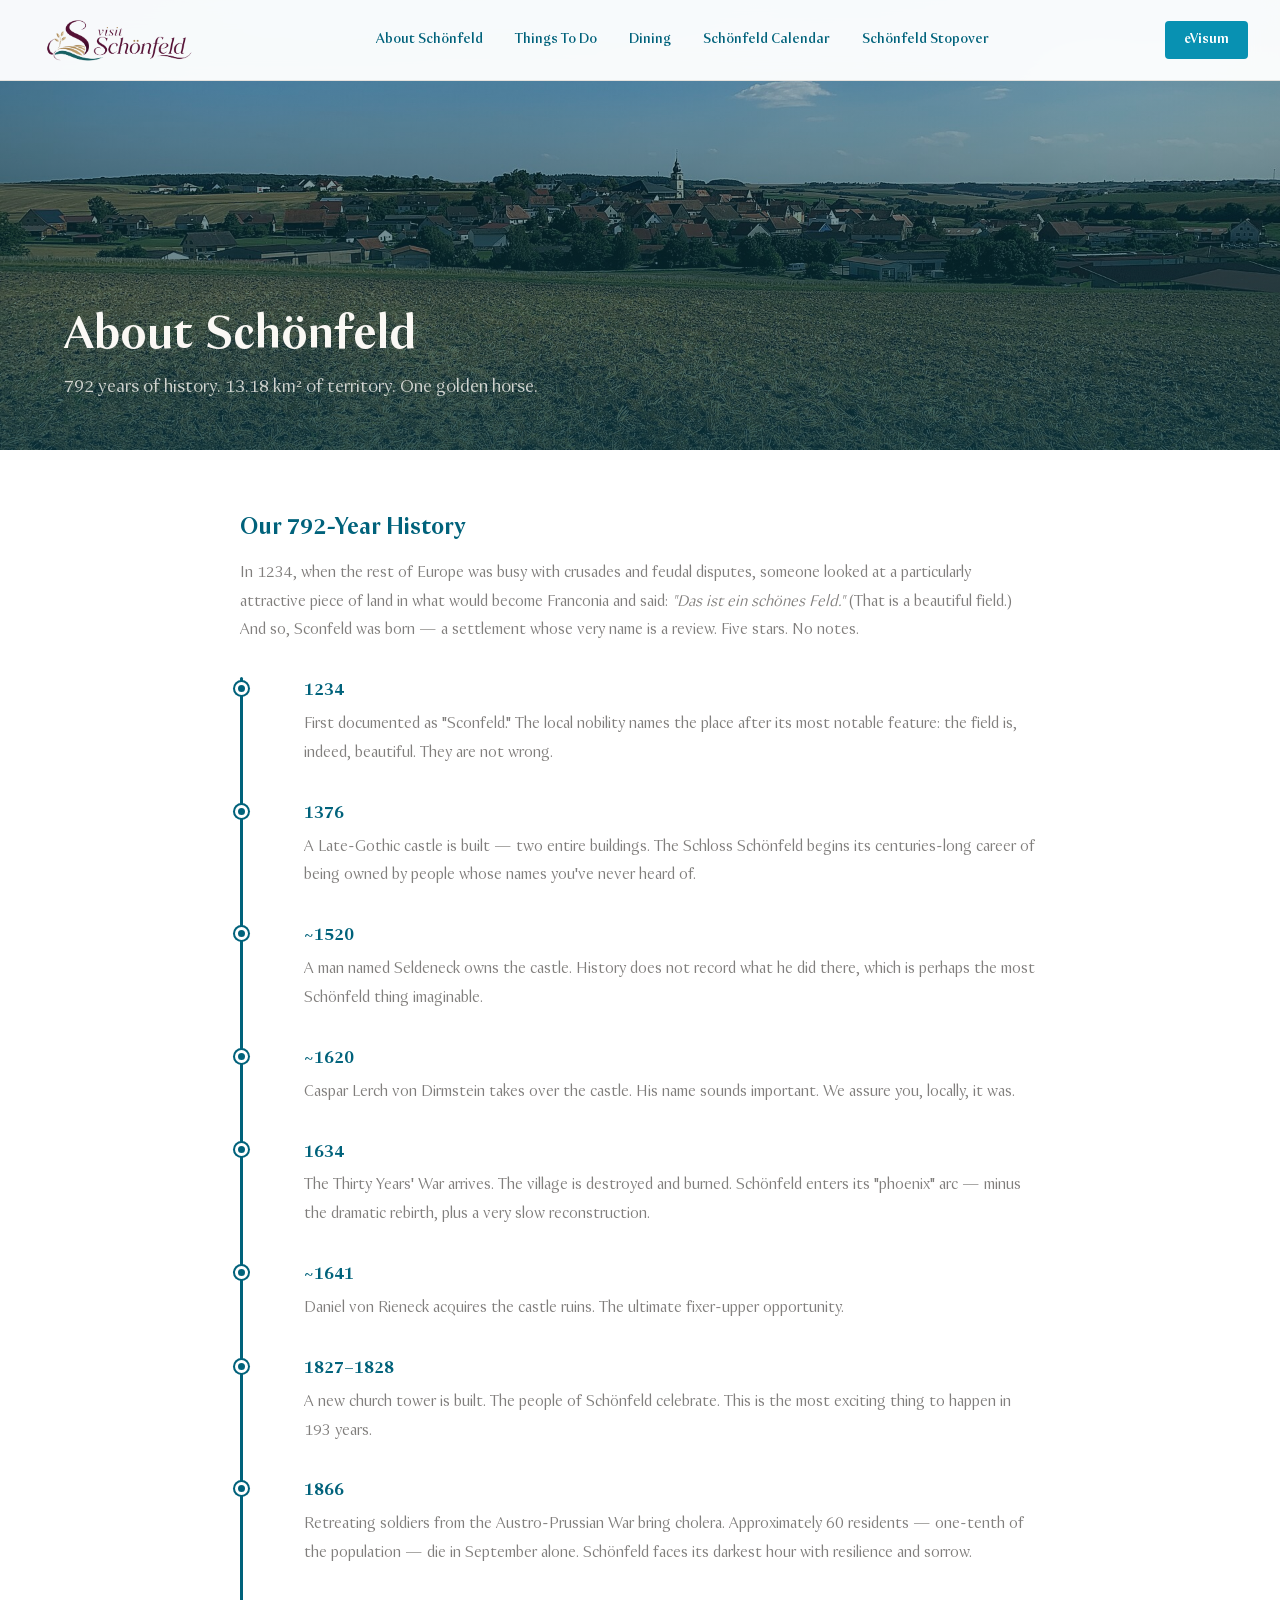
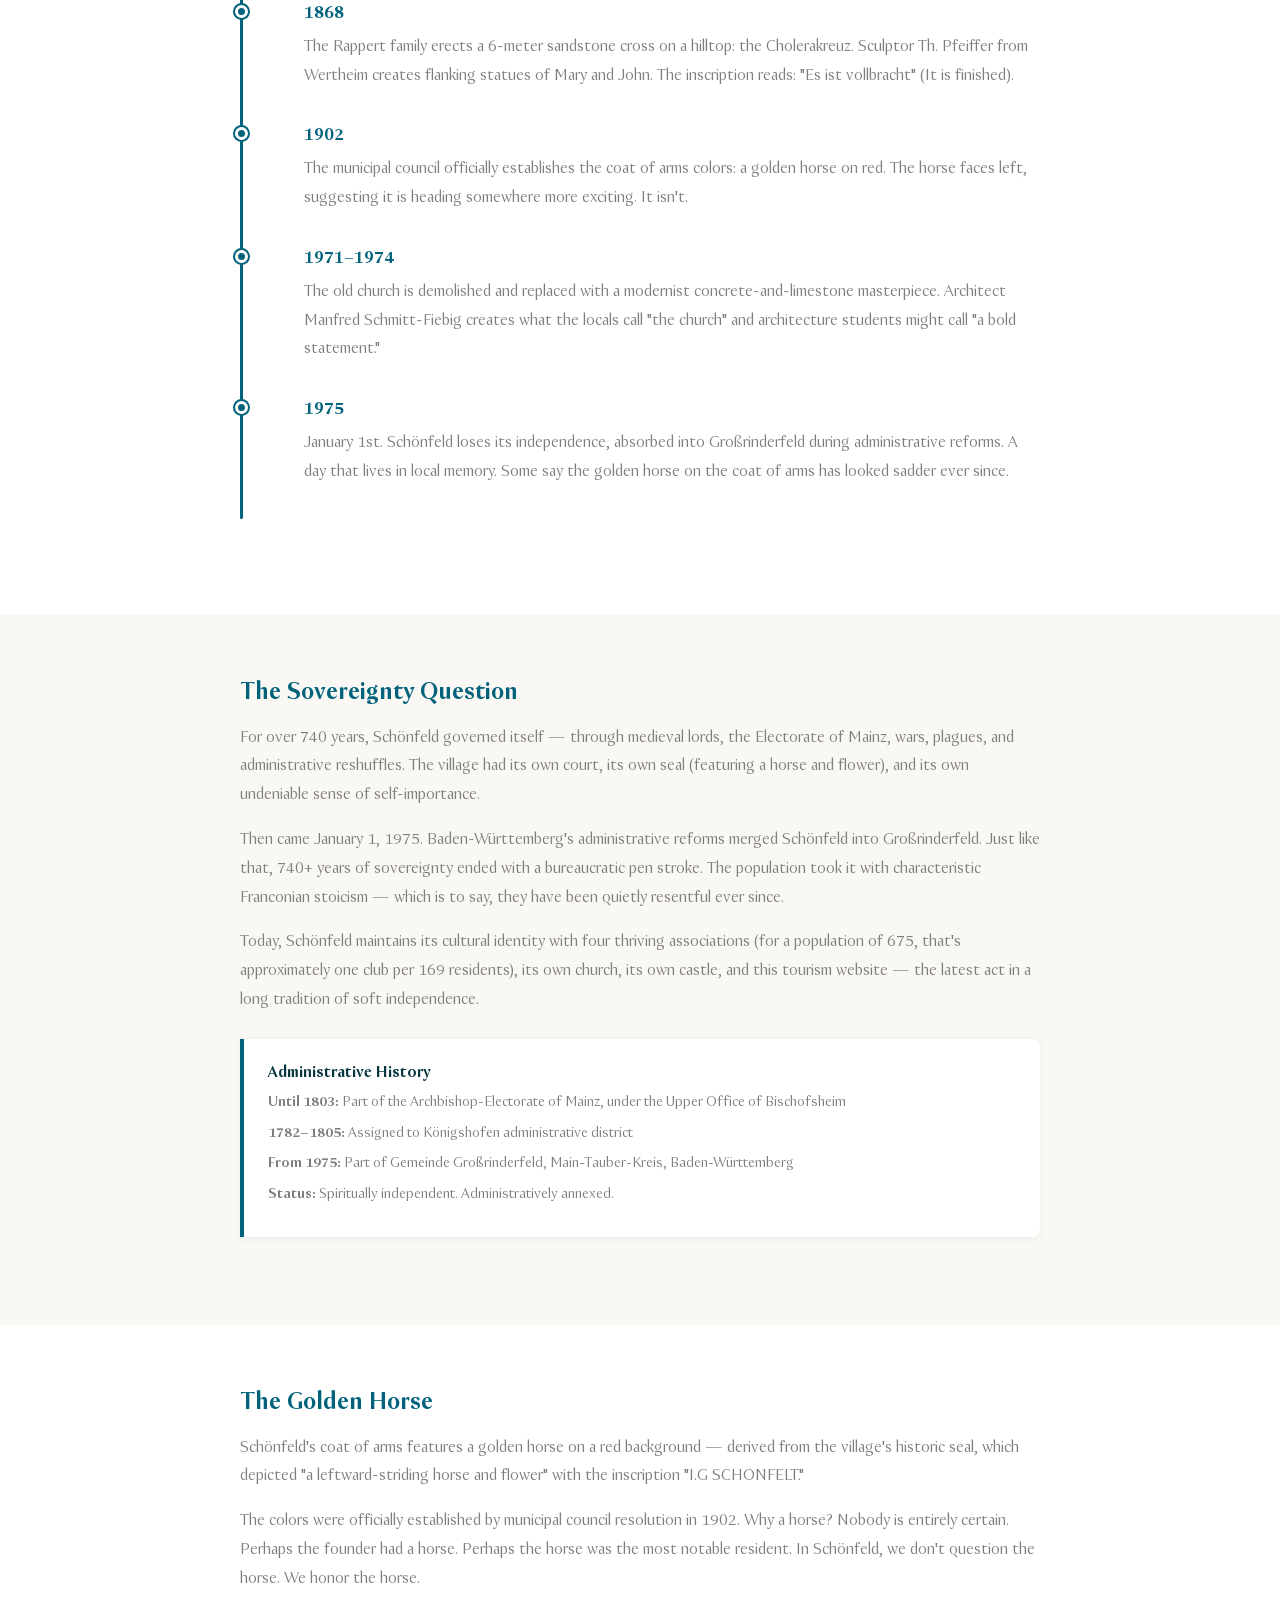
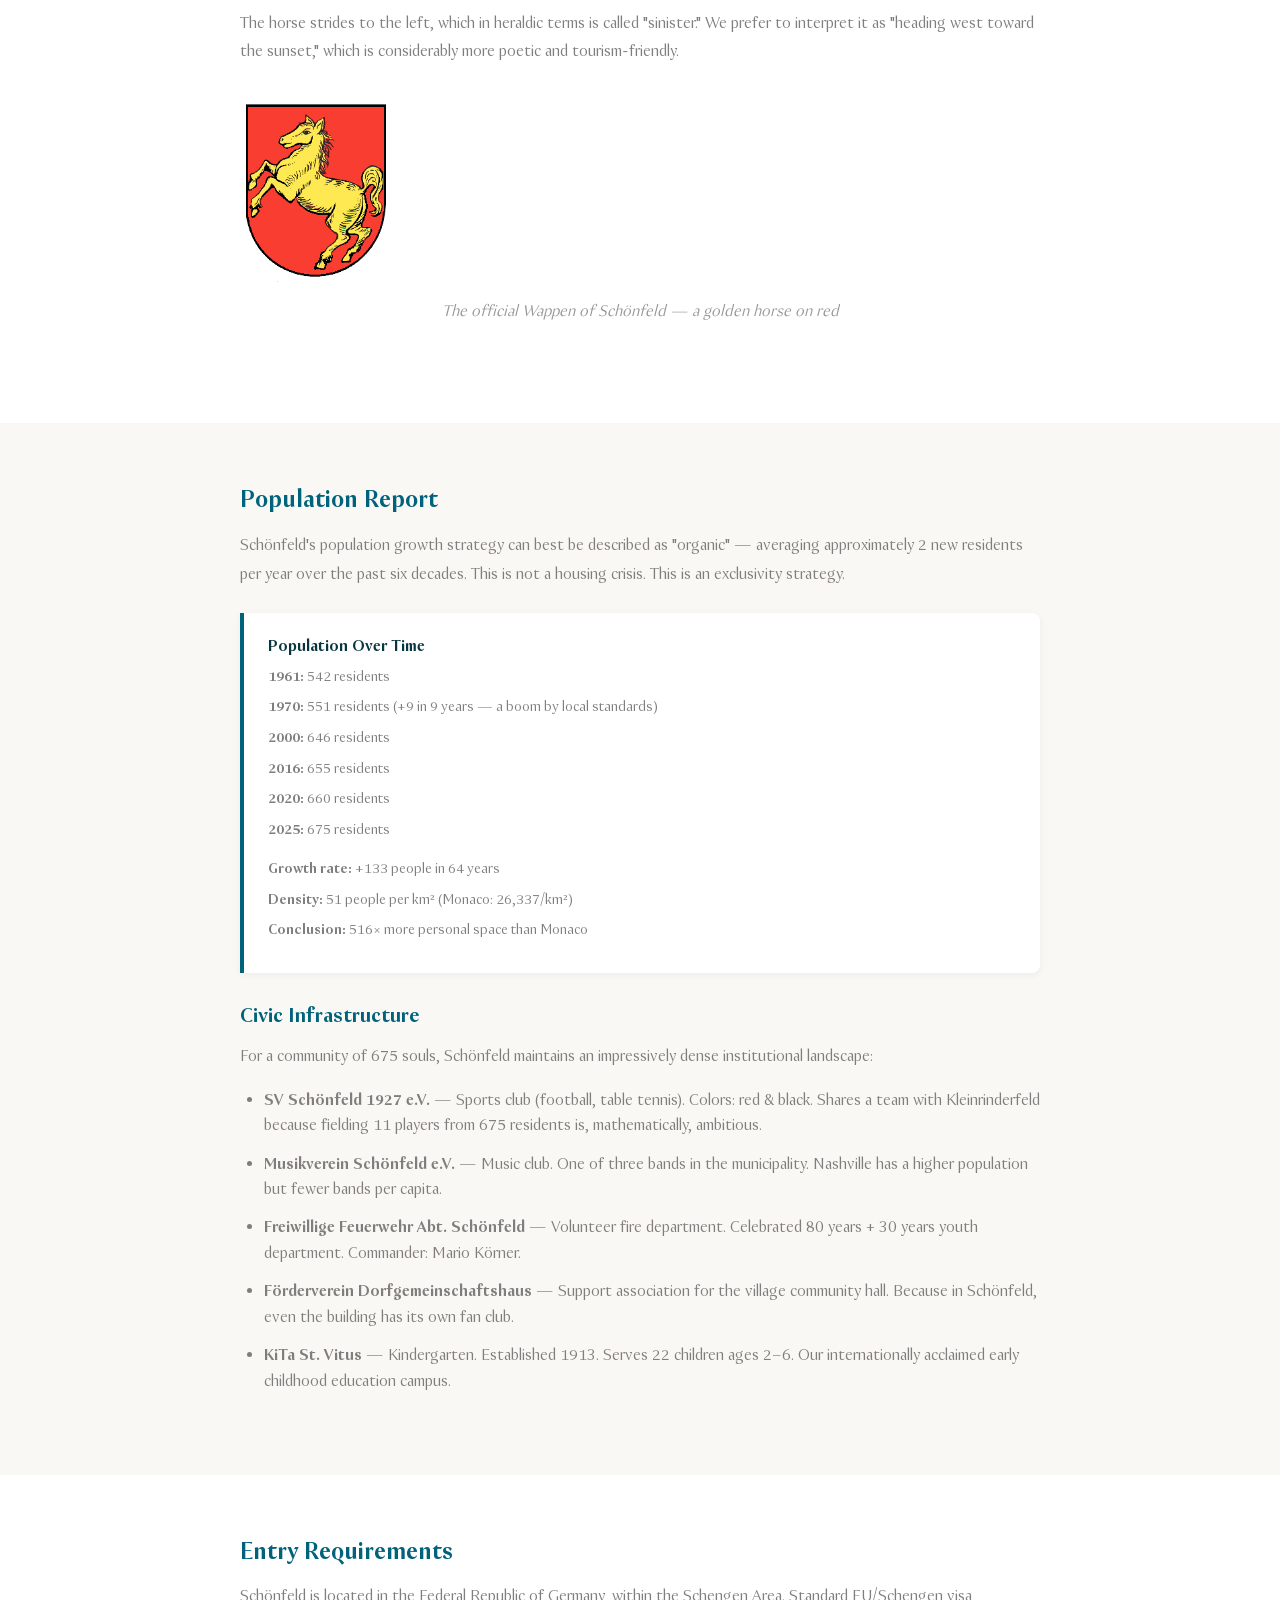
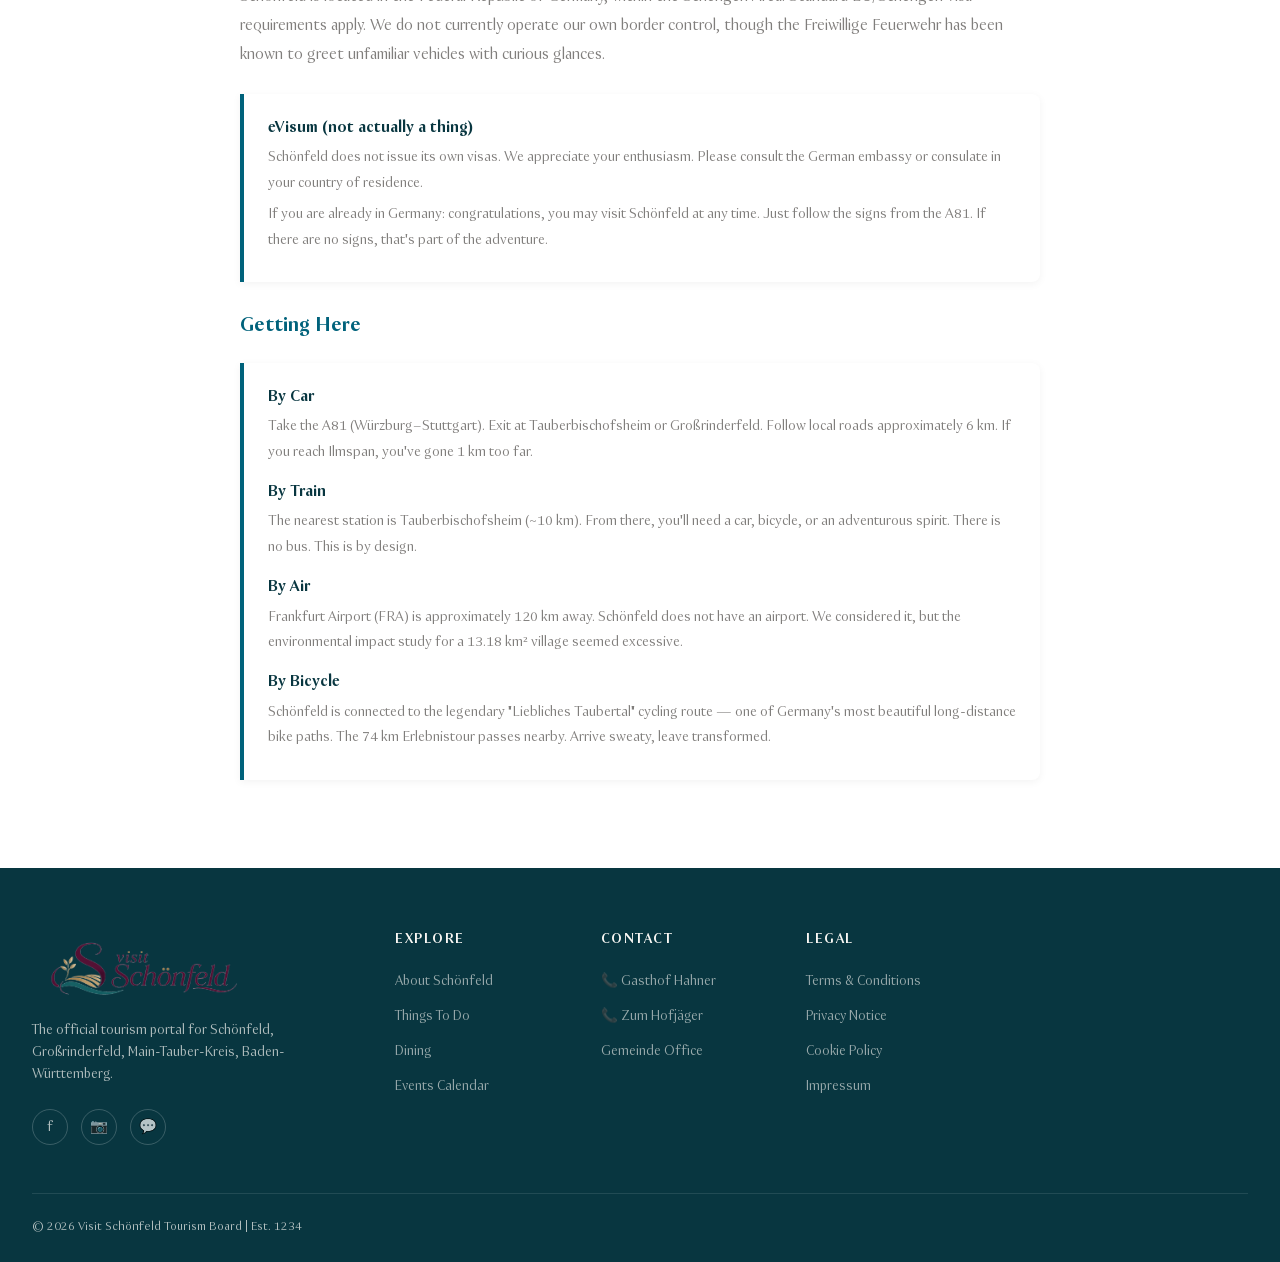
<file: about.html>
<!DOCTYPE html>
<html lang="en">
<head>
  <meta charset="UTF-8">
  <meta name="viewport" content="width=device-width, initial-scale=1.0">
  <title>About Schönfeld | Visit Schönfeld</title>
  <meta name="description" content="Discover the rich 792-year history of Schönfeld — from its founding as Sconfeld in 1234 to its modern status as Baden-Württemberg's best-kept secret.">
  <link rel="stylesheet" href="css/style.css">
  <link rel="icon" href="img/wappen-schoenfeld.png" type="image/png">
</head>
<body>

  <!-- NAVBAR -->
  <nav class="navbar scrolled" role="navigation" aria-label="Main navigation">
    <div class="container">
      <a href="index.html" class="nav-logo"><img src="img/logo.png" alt="Visit Schönfeld"></a>
      <ul class="nav-menu">
        <li><a href="about.html">About Schönfeld</a></li>
        <li><a href="things-to-do.html">Things To Do</a></li>
        <li><a href="where-to-eat.html">Dining</a></li>
        <li><a href="events.html">Schönfeld Calendar</a></li>
        <li><a href="where-to-eat.html#gasthof-hahner">Schönfeld Stopover</a></li>
      </ul>
      <div class="nav-actions">
        <a href="#entry" class="nav-btn nav-btn-visa">eVisum</a>
      </div>
      <button class="hamburger" aria-label="Toggle menu">
        <span></span><span></span><span></span>
      </button>
    </div>
  </nav>

  <!-- PAGE HEADER -->
  <header class="page-header">
    <div class="page-header-bg" style="background-image: url('img/schoenfeld-panorama.jpg'); background-size:cover; background-position:center;"></div>
    <div class="page-header-content">
      <h1>About Schönfeld</h1>
      <p>792 years of history. 13.18 km² of territory. One golden horse.</p>
    </div>
  </header>

  <!-- HISTORY -->
  <section class="content-section" id="history">
    <div class="container">
      <div class="content-block fade-in">
        <h2>Our 792-Year History</h2>
        <p>
          In 1234, when the rest of Europe was busy with crusades and feudal disputes, someone looked at a particularly attractive piece of land in what would become Franconia and said: <em>"Das ist ein schönes Feld."</em> (That is a beautiful field.) And so, Sconfeld was born — a settlement whose very name is a review. Five stars. No notes.
        </p>

        <div class="timeline">
          <div class="timeline-item">
            <div class="timeline-year">1234</div>
            <p>First documented as "Sconfeld." The local nobility names the place after its most notable feature: the field is, indeed, beautiful. They are not wrong.</p>
          </div>
          <div class="timeline-item">
            <div class="timeline-year">1376</div>
            <p>A Late-Gothic castle is built — two entire buildings. The Schloss Schönfeld begins its centuries-long career of being owned by people whose names you've never heard of.</p>
          </div>
          <div class="timeline-item">
            <div class="timeline-year">~1520</div>
            <p>A man named Seldeneck owns the castle. History does not record what he did there, which is perhaps the most Schönfeld thing imaginable.</p>
          </div>
          <div class="timeline-item">
            <div class="timeline-year">~1620</div>
            <p>Caspar Lerch von Dirmstein takes over the castle. His name sounds important. We assure you, locally, it was.</p>
          </div>
          <div class="timeline-item">
            <div class="timeline-year">1634</div>
            <p>The Thirty Years' War arrives. The village is destroyed and burned. Schönfeld enters its "phoenix" arc — minus the dramatic rebirth, plus a very slow reconstruction.</p>
          </div>
          <div class="timeline-item">
            <div class="timeline-year">~1641</div>
            <p>Daniel von Rieneck acquires the castle ruins. The ultimate fixer-upper opportunity.</p>
          </div>
          <div class="timeline-item">
            <div class="timeline-year">1827–1828</div>
            <p>A new church tower is built. The people of Schönfeld celebrate. This is the most exciting thing to happen in 193 years.</p>
          </div>
          <div class="timeline-item">
            <div class="timeline-year">1866</div>
            <p>Retreating soldiers from the Austro-Prussian War bring cholera. Approximately 60 residents — one-tenth of the population — die in September alone. Schönfeld faces its darkest hour with resilience and sorrow.</p>
          </div>
          <div class="timeline-item">
            <div class="timeline-year">1868</div>
            <p>The Rappert family erects a 6-meter sandstone cross on a hilltop: the Cholerakreuz. Sculptor Th. Pfeiffer from Wertheim creates flanking statues of Mary and John. The inscription reads: "Es ist vollbracht" (It is finished).</p>
          </div>
          <div class="timeline-item">
            <div class="timeline-year">1902</div>
            <p>The municipal council officially establishes the coat of arms colors: a golden horse on red. The horse faces left, suggesting it is heading somewhere more exciting. It isn't.</p>
          </div>
          <div class="timeline-item">
            <div class="timeline-year">1971–1974</div>
            <p>The old church is demolished and replaced with a modernist concrete-and-limestone masterpiece. Architect Manfred Schmitt-Fiebig creates what the locals call "the church" and architecture students might call "a bold statement."</p>
          </div>
          <div class="timeline-item">
            <div class="timeline-year">1975</div>
            <p>January 1st. Schönfeld loses its independence, absorbed into Großrinderfeld during administrative reforms. A day that lives in local memory. Some say the golden horse on the coat of arms has looked sadder ever since.</p>
          </div>
        </div>
      </div>
    </div>
  </section>

  <!-- SOVEREIGNTY -->
  <section class="content-section" id="sovereignty">
    <div class="container">
      <div class="content-block fade-in">
        <h2>The Sovereignty Question</h2>
        <p>
          For over 740 years, Schönfeld governed itself — through medieval lords, the Electorate of Mainz, wars, plagues, and administrative reshuffles. The village had its own court, its own seal (featuring a horse and flower), and its own undeniable sense of self-importance.
        </p>
        <p>
          Then came January 1, 1975. Baden-Württemberg's administrative reforms merged Schönfeld into Großrinderfeld. Just like that, 740+ years of sovereignty ended with a bureaucratic pen stroke. The population took it with characteristic Franconian stoicism — which is to say, they have been quietly resentful ever since.
        </p>
        <p>
          Today, Schönfeld maintains its cultural identity with four thriving associations (for a population of 675, that's approximately one club per 169 residents), its own church, its own castle, and this tourism website — the latest act in a long tradition of soft independence.
        </p>

        <div class="detail-box">
          <h4>Administrative History</h4>
          <p><strong>Until 1803:</strong> Part of the Archbishop-Electorate of Mainz, under the Upper Office of Bischofsheim</p>
          <p><strong>1782–1805:</strong> Assigned to Königshofen administrative district</p>
          <p><strong>From 1975:</strong> Part of Gemeinde Großrinderfeld, Main-Tauber-Kreis, Baden-Württemberg</p>
          <p><strong>Status:</strong> Spiritually independent. Administratively annexed.</p>
        </div>
      </div>
    </div>
  </section>

  <!-- COAT OF ARMS -->
  <section class="content-section" id="coat-of-arms">
    <div class="container">
      <div class="content-block fade-in">
        <h2>The Golden Horse</h2>
        <p>
          Schönfeld's coat of arms features a golden horse on a red background — derived from the village's historic seal, which depicted "a leftward-striding horse and flower" with the inscription "I.G SCHONFELT."
        </p>
        <p>
          The colors were officially established by municipal council resolution in 1902. Why a horse? Nobody is entirely certain. Perhaps the founder had a horse. Perhaps the horse was the most notable resident. In Schönfeld, we don't question the horse. We honor the horse.
        </p>
        <p>
          The horse strides to the left, which in heraldic terms is called "sinister." We prefer to interpret it as "heading west toward the sunset," which is considerably more poetic and tourism-friendly.
        </p>

        <div style="text-align:center; margin: 2rem 0;">
          <img src="img/wappen-schoenfeld.png" alt="Wappen von Schönfeld — golden horse on red shield" style="width:150px; height:auto;">
          <p style="margin-top:1rem; font-style:italic; color: var(--gray-light);">The official Wappen of Schönfeld — a golden horse on red</p>
        </div>
      </div>
    </div>
  </section>

  <!-- DEMOGRAPHICS -->
  <section class="content-section" id="demographics">
    <div class="container">
      <div class="content-block fade-in">
        <h2>Population Report</h2>
        <p>
          Schönfeld's population growth strategy can best be described as "organic" — averaging approximately 2 new residents per year over the past six decades. This is not a housing crisis. This is an exclusivity strategy.
        </p>

        <div class="detail-box">
          <h4>Population Over Time</h4>
          <p><strong>1961:</strong> 542 residents</p>
          <p><strong>1970:</strong> 551 residents (+9 in 9 years — a boom by local standards)</p>
          <p><strong>2000:</strong> 646 residents</p>
          <p><strong>2016:</strong> 655 residents</p>
          <p><strong>2020:</strong> 660 residents</p>
          <p><strong>2025:</strong> 675 residents</p>
          <p style="margin-top:0.8rem;"><strong>Growth rate:</strong> +133 people in 64 years</p>
          <p><strong>Density:</strong> 51 people per km² (Monaco: 26,337/km²)</p>
          <p><strong>Conclusion:</strong> 516× more personal space than Monaco</p>
        </div>

        <h3>Civic Infrastructure</h3>
        <p>For a community of 675 souls, Schönfeld maintains an impressively dense institutional landscape:</p>
        <ul style="padding-left:1.5rem; margin:1rem 0;">
          <li style="margin-bottom:0.8rem; list-style:disc;"><strong>SV Schönfeld 1927 e.V.</strong> — Sports club (football, table tennis). Colors: red & black. Shares a team with Kleinrinderfeld because fielding 11 players from 675 residents is, mathematically, ambitious.</li>
          <li style="margin-bottom:0.8rem; list-style:disc;"><strong>Musikverein Schönfeld e.V.</strong> — Music club. One of three bands in the municipality. Nashville has a higher population but fewer bands per capita.</li>
          <li style="margin-bottom:0.8rem; list-style:disc;"><strong>Freiwillige Feuerwehr Abt. Schönfeld</strong> — Volunteer fire department. Celebrated 80 years + 30 years youth department. Commander: Mario Körner.</li>
          <li style="margin-bottom:0.8rem; list-style:disc;"><strong>Förderverein Dorfgemeinschaftshaus</strong> — Support association for the village community hall. Because in Schönfeld, even the building has its own fan club.</li>
          <li style="margin-bottom:0.8rem; list-style:disc;"><strong>KiTa St. Vitus</strong> — Kindergarten. Established 1913. Serves 22 children ages 2–6. Our internationally acclaimed early childhood education campus.</li>
        </ul>
      </div>
    </div>
  </section>

  <!-- ENTRY REQUIREMENTS -->
  <section class="content-section" id="entry">
    <div class="container">
      <div class="content-block fade-in">
        <h2>Entry Requirements</h2>
        <p>
          Schönfeld is located in the Federal Republic of Germany, within the Schengen Area. Standard EU/Schengen visa requirements apply. We do not currently operate our own border control, though the Freiwillige Feuerwehr has been known to greet unfamiliar vehicles with curious glances.
        </p>

        <div class="detail-box">
          <h4>eVisum (not actually a thing)</h4>
          <p>Schönfeld does not issue its own visas. We appreciate your enthusiasm. Please consult the German embassy or consulate in your country of residence.</p>
          <p>If you are already in Germany: congratulations, you may visit Schönfeld at any time. Just follow the signs from the A81. If there are no signs, that's part of the adventure.</p>
        </div>

        <h3 id="getting-here">Getting Here</h3>
        <div class="detail-box">
          <h4>By Car</h4>
          <p>Take the A81 (Würzburg–Stuttgart). Exit at Tauberbischofsheim or Großrinderfeld. Follow local roads approximately 6 km. If you reach Ilmspan, you've gone 1 km too far.</p>

          <h4 style="margin-top:1rem;">By Train</h4>
          <p>The nearest station is Tauberbischofsheim (~10 km). From there, you'll need a car, bicycle, or an adventurous spirit. There is no bus. This is by design.</p>

          <h4 style="margin-top:1rem;">By Air</h4>
          <p>Frankfurt Airport (FRA) is approximately 120 km away. Schönfeld does not have an airport. We considered it, but the environmental impact study for a 13.18 km² village seemed excessive.</p>

          <h4 style="margin-top:1rem;">By Bicycle</h4>
          <p>Schönfeld is connected to the legendary "Liebliches Taubertal" cycling route — one of Germany's most beautiful long-distance bike paths. The 74 km Erlebnistour passes nearby. Arrive sweaty, leave transformed.</p>
        </div>
      </div>
    </div>
  </section>

  <!-- FOOTER -->
  <footer class="footer" role="contentinfo">
    <div class="container">
      <div class="footer-grid">
        <div class="footer-brand">
          <a href="index.html" class="nav-logo"><img src="img/logo.png" alt="Visit Schönfeld"></a>
          <p>The official tourism portal for Schönfeld, Großrinderfeld, Main-Tauber-Kreis, Baden-Württemberg.</p>
          <div class="footer-social">
            <a href="#" aria-label="Facebook">f</a>
            <a href="#" aria-label="Instagram">📷</a>
            <a href="#" aria-label="WhatsApp">💬</a>
          </div>
        </div>
        <div class="footer-col">
          <h4>Explore</h4>
          <ul>
            <li><a href="about.html">About Schönfeld</a></li>
            <li><a href="things-to-do.html">Things To Do</a></li>
            <li><a href="where-to-eat.html">Dining</a></li>
            <li><a href="events.html">Events Calendar</a></li>
          </ul>
        </div>
        <div class="footer-col">
          <h4>Contact</h4>
          <ul>
            <li><a href="tel:+4993449305">📞 Gasthof Hahner</a></li>
            <li><a href="tel:+499344285">📞 Zum Hofjäger</a></li>
            <li><a href="https://www.grossrinderfeld.de" target="_blank" rel="noopener">Gemeinde Office</a></li>
          </ul>
        </div>
        <div class="footer-col">
          <h4>Legal</h4>
          <ul>
            <li><a href="#">Terms & Conditions</a></li>
            <li><a href="#">Privacy Notice</a></li>
            <li><a href="#">Cookie Policy</a></li>
            <li><a href="#">Impressum</a></li>
          </ul>
        </div>
      </div>
      <div class="footer-bottom">
        <span>&copy; 2026 Visit Schönfeld Tourism Board | Est. 1234</span>
        <div></div>
      </div>
    </div>
  </footer>

  <button class="scroll-top" aria-label="Scroll to top">↑</button>
  <script src="js/main.js"></script>
</body>
</html>
</file>
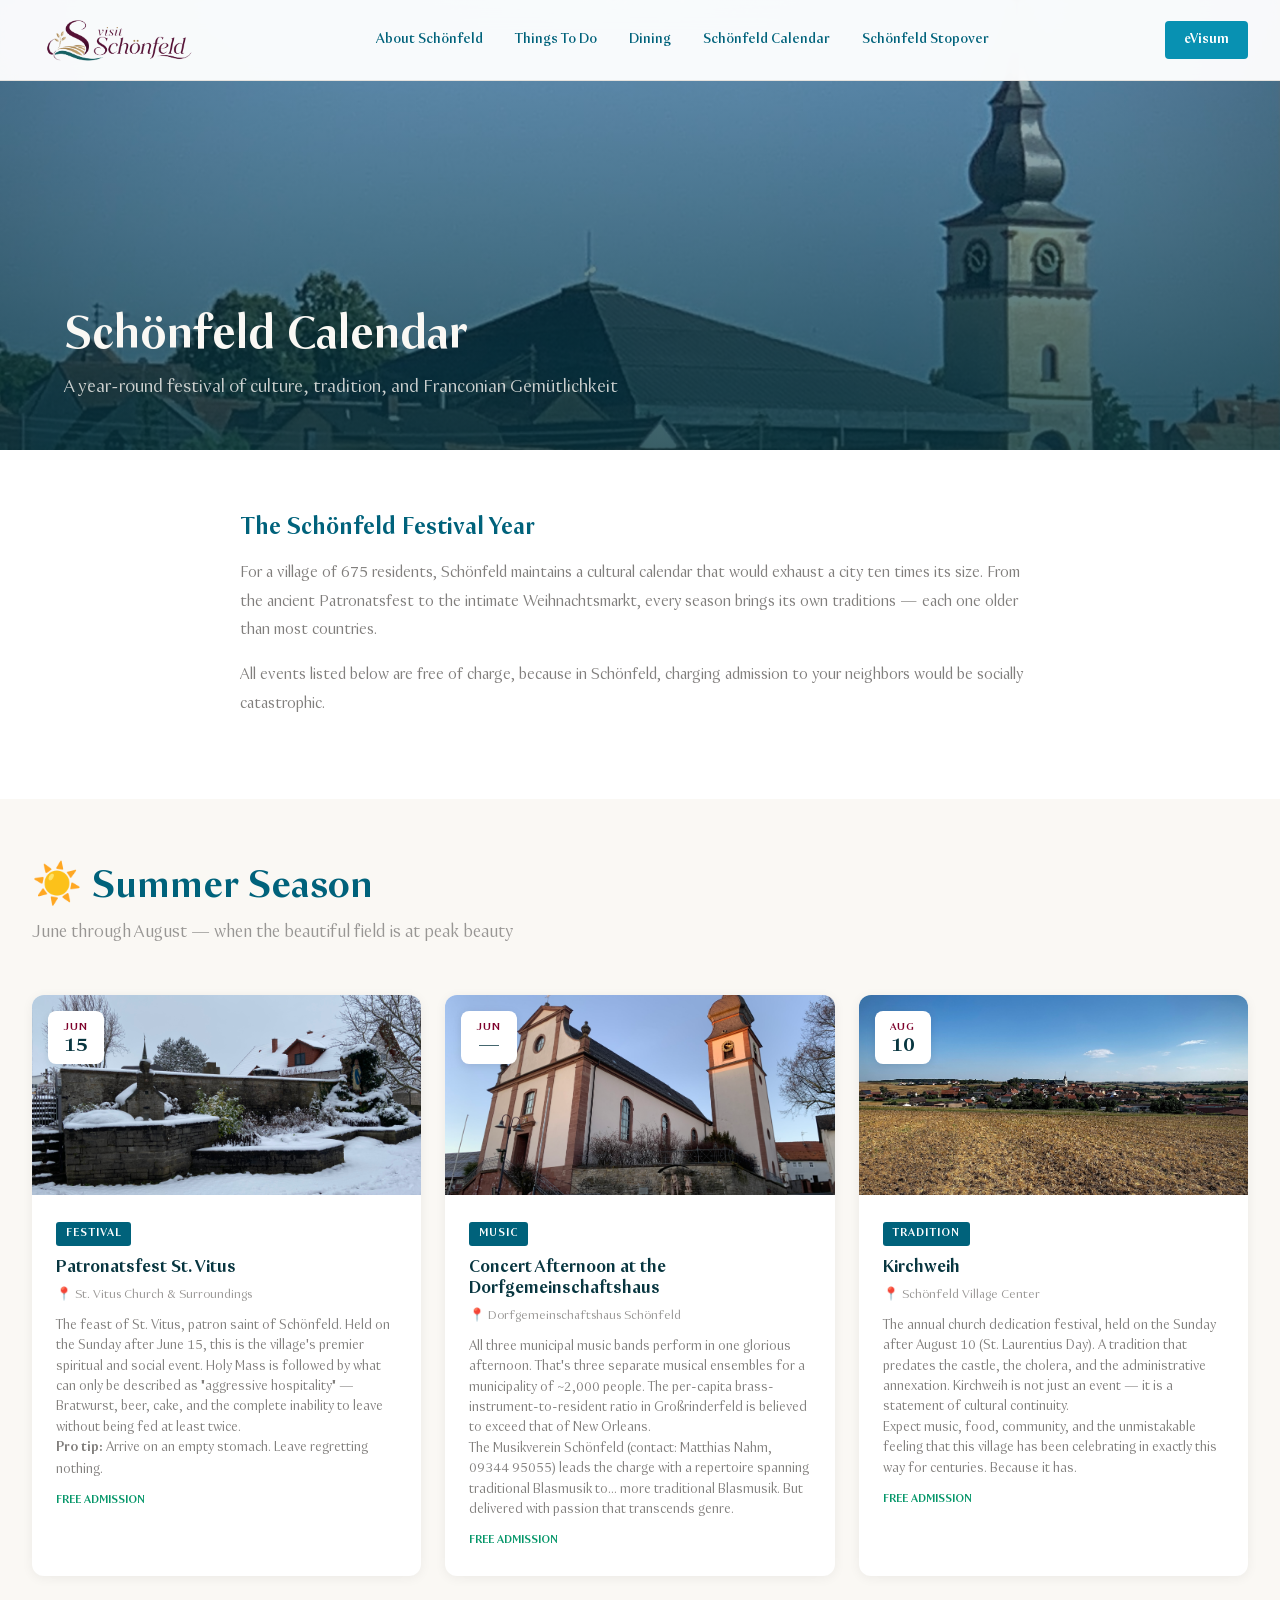
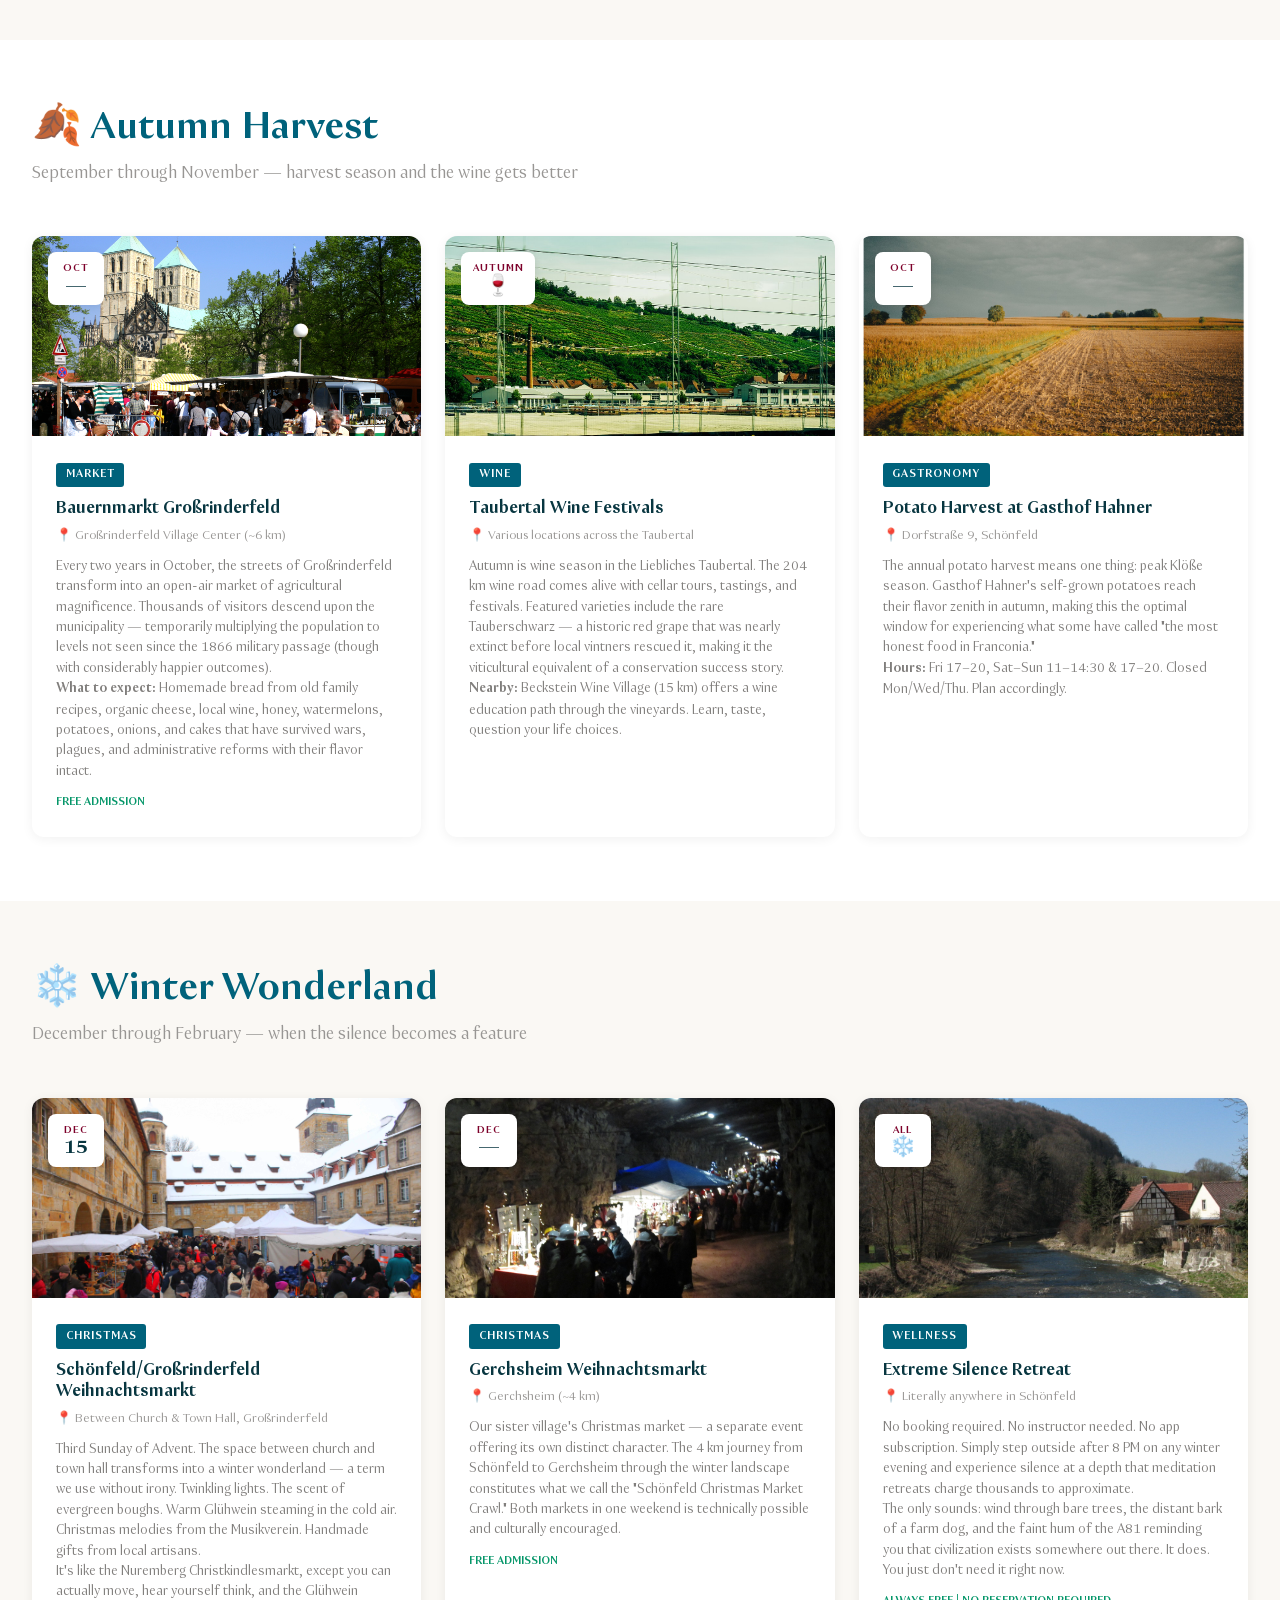
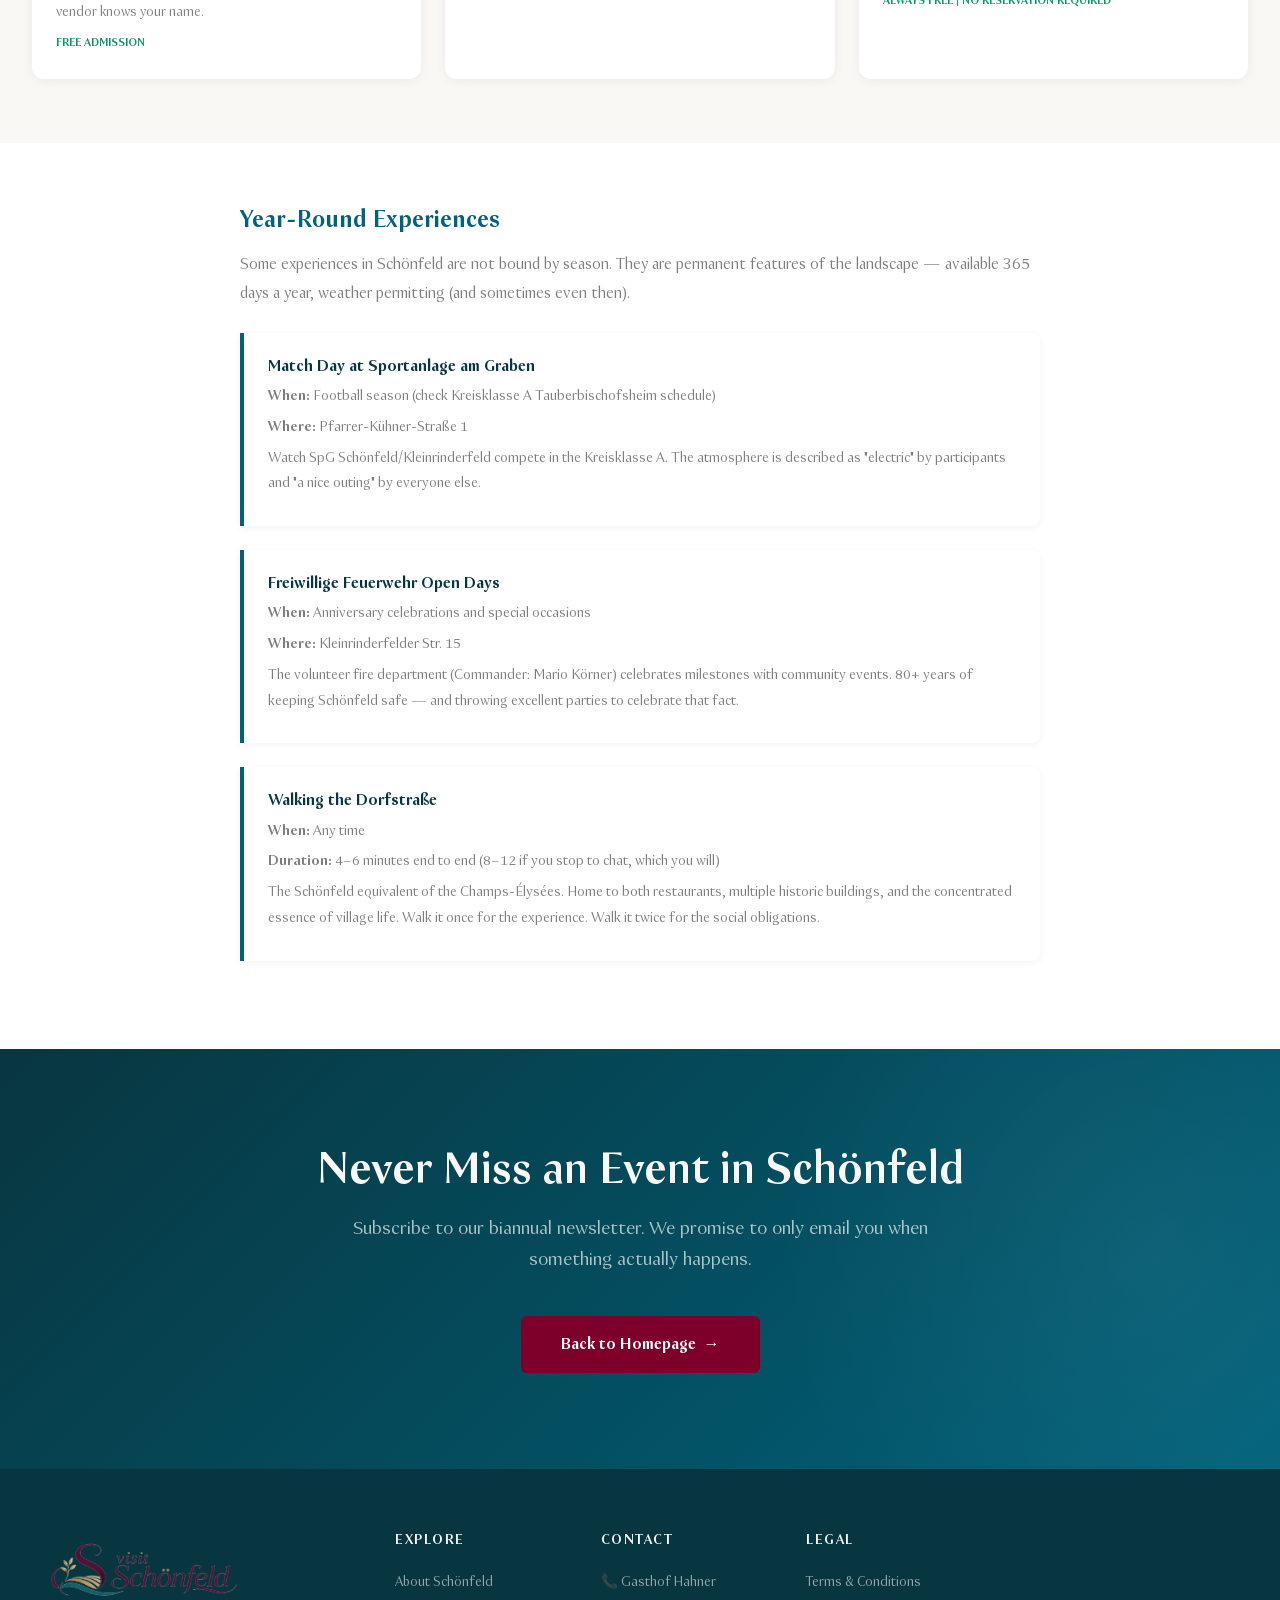
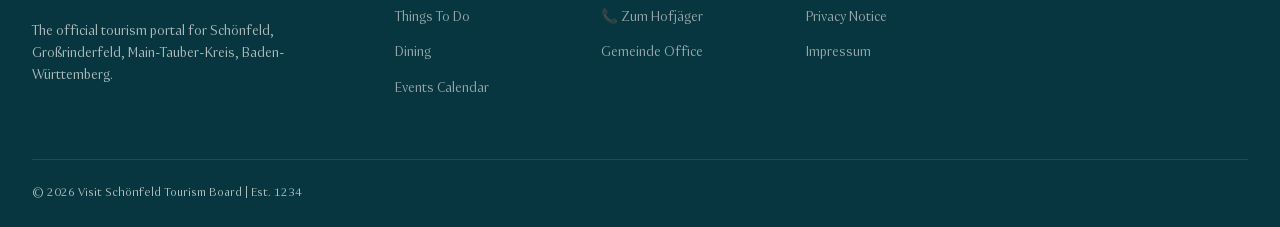
<file: events.html>
<!DOCTYPE html>
<html lang="en">
<head>
  <meta charset="UTF-8">
  <meta name="viewport" content="width=device-width, initial-scale=1.0">
  <title>Events Calendar | Visit Schönfeld</title>
  <meta name="description" content="The Schönfeld events calendar — a world-class lineup of festivals, markets, and cultural happenings for a village of 675.">
  <link rel="stylesheet" href="css/style.css">
  <link rel="icon" href="img/wappen-schoenfeld.png" type="image/png">
</head>
<body>

  <!-- NAVBAR -->
  <nav class="navbar scrolled" role="navigation">
    <div class="container">
      <a href="index.html" class="nav-logo"><img src="img/logo.png" alt="Visit Schönfeld"></a>
      <ul class="nav-menu">
        <li><a href="about.html">About Schönfeld</a></li>
        <li><a href="things-to-do.html">Things To Do</a></li>
        <li><a href="where-to-eat.html">Dining</a></li>
        <li><a href="events.html">Schönfeld Calendar</a></li>
        <li><a href="where-to-eat.html#gasthof-hahner">Schönfeld Stopover</a></li>
      </ul>
      <div class="nav-actions">
        <a href="about.html#entry" class="nav-btn nav-btn-visa">eVisum</a>
      </div>
      <button class="hamburger" aria-label="Toggle menu">
        <span></span><span></span><span></span>
      </button>
    </div>
  </nav>

  <!-- PAGE HEADER -->
  <header class="page-header">
    <div class="page-header-bg" style="background-image: url('img/st-vitus-panorama.jpg'); background-size:cover; background-position:center;"></div>
    <div class="page-header-content">
      <h1>Schönfeld Calendar</h1>
      <p>A year-round festival of culture, tradition, and Franconian Gemütlichkeit</p>
    </div>
  </header>

  <!-- ANNUAL OVERVIEW -->
  <section class="content-section">
    <div class="container">
      <div class="content-block fade-in">
        <h2>The Schönfeld Festival Year</h2>
        <p>
          For a village of 675 residents, Schönfeld maintains a cultural calendar that would exhaust a city ten times its size. From the ancient Patronatsfest to the intimate Weihnachtsmarkt, every season brings its own traditions — each one older than most countries.
        </p>
        <p>
          All events listed below are free of charge, because in Schönfeld, charging admission to your neighbors would be socially catastrophic.
        </p>
      </div>
    </div>
  </section>

  <!-- SUMMER -->
  <section class="content-section" id="summer">
    <div class="container">
      <div class="section-header fade-in">
        <h2>☀️ Summer Season</h2>
        <p>June through August — when the beautiful field is at peak beauty</p>
      </div>

      <div class="events-grid active" style="display:grid;">
        <div class="event-card fade-in">
          <div class="event-card-img" style="background-image: url('img/st-vitus-exterior.jpg'); background-size:cover; background-position:center;">
            <div class="event-date-badge">
              <span class="month">Jun</span>
              <span class="day">15</span>
            </div>
          </div>
          <div class="event-card-body">
            <span class="event-category">Festival</span>
            <h3 class="event-card-title">Patronatsfest St. Vitus</h3>
            <p class="event-card-location">📍 St. Vitus Church & Surroundings</p>
            <p class="event-card-desc">
              The feast of St. Vitus, patron saint of Schönfeld. Held on the Sunday after June 15, this is the village's premier spiritual and social event. Holy Mass is followed by what can only be described as "aggressive hospitality" — Bratwurst, beer, cake, and the complete inability to leave without being fed at least twice.
            </p>
            <p class="event-card-desc">
              <strong>Pro tip:</strong> Arrive on an empty stomach. Leave regretting nothing.
            </p>
            <span class="event-free">Free Admission</span>
          </div>
        </div>

        <div class="event-card fade-in">
          <div class="event-card-img" style="background-image: url('img/grossrinderfeld-church.jpg'); background-size:cover; background-position:center;">
            <div class="event-date-badge">
              <span class="month">Jun</span>
              <span class="day">—</span>
            </div>
          </div>
          <div class="event-card-body">
            <span class="event-category">Music</span>
            <h3 class="event-card-title">Concert Afternoon at the Dorfgemeinschaftshaus</h3>
            <p class="event-card-location">📍 Dorfgemeinschaftshaus Schönfeld</p>
            <p class="event-card-desc">
              All three municipal music bands perform in one glorious afternoon. That's three separate musical ensembles for a municipality of ~2,000 people. The per-capita brass-instrument-to-resident ratio in Großrinderfeld is believed to exceed that of New Orleans.
            </p>
            <p class="event-card-desc">
              The Musikverein Schönfeld (contact: Matthias Nahm, 09344 95055) leads the charge with a repertoire spanning traditional Blasmusik to... more traditional Blasmusik. But delivered with passion that transcends genre.
            </p>
            <span class="event-free">Free Admission</span>
          </div>
        </div>

        <div class="event-card fade-in">
          <div class="event-card-img" style="background-image: url('img/schoenfeld-panorama.jpg'); background-size:cover; background-position:center;">
            <div class="event-date-badge">
              <span class="month">Aug</span>
              <span class="day">10</span>
            </div>
          </div>
          <div class="event-card-body">
            <span class="event-category">Tradition</span>
            <h3 class="event-card-title">Kirchweih</h3>
            <p class="event-card-location">📍 Schönfeld Village Center</p>
            <p class="event-card-desc">
              The annual church dedication festival, held on the Sunday after August 10 (St. Laurentius Day). A tradition that predates the castle, the cholera, and the administrative annexation. Kirchweih is not just an event — it is a statement of cultural continuity.
            </p>
            <p class="event-card-desc">
              Expect music, food, community, and the unmistakable feeling that this village has been celebrating in exactly this way for centuries. Because it has.
            </p>
            <span class="event-free">Free Admission</span>
          </div>
        </div>
      </div>
    </div>
  </section>

  <!-- AUTUMN -->
  <section class="content-section" id="autumn">
    <div class="container">
      <div class="section-header fade-in">
        <h2>🍂 Autumn Harvest</h2>
        <p>September through November — harvest season and the wine gets better</p>
      </div>

      <div class="events-grid active" style="display:grid;">
        <div class="event-card fade-in">
          <div class="event-card-img" style="background-image: url('img/wochenmarkt.jpg'); background-size:cover; background-position:center;">
            <div class="event-date-badge">
              <span class="month">Oct</span>
              <span class="day">—</span>
            </div>
          </div>
          <div class="event-card-body">
            <span class="event-category">Market</span>
            <h3 class="event-card-title">Bauernmarkt Großrinderfeld</h3>
            <p class="event-card-location">📍 Großrinderfeld Village Center (~6 km)</p>
            <p class="event-card-desc">
              Every two years in October, the streets of Großrinderfeld transform into an open-air market of agricultural magnificence. Thousands of visitors descend upon the municipality — temporarily multiplying the population to levels not seen since the 1866 military passage (though with considerably happier outcomes).
            </p>
            <p class="event-card-desc">
              <strong>What to expect:</strong> Homemade bread from old family recipes, organic cheese, local wine, honey, watermelons, potatoes, onions, and cakes that have survived wars, plagues, and administrative reforms with their flavor intact.
            </p>
            <span class="event-free">Free Admission</span>
          </div>
        </div>

        <div class="event-card fade-in">
          <div class="event-card-img" style="background-image: url('img/vineyards.jpg'); background-size:cover; background-position:center;">
            <div class="event-date-badge">
              <span class="month">Autumn</span>
              <span class="day">🍷</span>
            </div>
          </div>
          <div class="event-card-body">
            <span class="event-category">Wine</span>
            <h3 class="event-card-title">Taubertal Wine Festivals</h3>
            <p class="event-card-location">📍 Various locations across the Taubertal</p>
            <p class="event-card-desc">
              Autumn is wine season in the Liebliches Taubertal. The 204 km wine road comes alive with cellar tours, tastings, and festivals. Featured varieties include the rare Tauberschwarz — a historic red grape that was nearly extinct before local vintners rescued it, making it the viticultural equivalent of a conservation success story.
            </p>
            <p class="event-card-desc">
              <strong>Nearby:</strong> Beckstein Wine Village (15 km) offers a wine education path through the vineyards. Learn, taste, question your life choices.
            </p>
          </div>
        </div>

        <div class="event-card fade-in">
          <div class="event-card-img" style="background-image: url('img/golden-fields.jpg'); background-size:cover; background-position:center;">
            <div class="event-date-badge">
              <span class="month">Oct</span>
              <span class="day">—</span>
            </div>
          </div>
          <div class="event-card-body">
            <span class="event-category">Gastronomy</span>
            <h3 class="event-card-title">Potato Harvest at Gasthof Hahner</h3>
            <p class="event-card-location">📍 Dorfstraße 9, Schönfeld</p>
            <p class="event-card-desc">
              The annual potato harvest means one thing: peak Klöße season. Gasthof Hahner's self-grown potatoes reach their flavor zenith in autumn, making this the optimal window for experiencing what some have called "the most honest food in Franconia."
            </p>
            <p class="event-card-desc">
              <strong>Hours:</strong> Fri 17–20, Sat–Sun 11–14:30 & 17–20. Closed Mon/Wed/Thu. Plan accordingly.
            </p>
          </div>
        </div>
      </div>
    </div>
  </section>

  <!-- WINTER -->
  <section class="content-section" id="winter">
    <div class="container">
      <div class="section-header fade-in">
        <h2>❄️ Winter Wonderland</h2>
        <p>December through February — when the silence becomes a feature</p>
      </div>

      <div class="events-grid active" style="display:grid;">
        <div class="event-card fade-in">
          <div class="event-card-img" style="background-image: url('img/weihnachtsmarkt1.jpg'); background-size:cover; background-position:center;">
            <div class="event-date-badge">
              <span class="month">Dec</span>
              <span class="day">15</span>
            </div>
          </div>
          <div class="event-card-body">
            <span class="event-category">Christmas</span>
            <h3 class="event-card-title">Schönfeld/Großrinderfeld Weihnachtsmarkt</h3>
            <p class="event-card-location">📍 Between Church & Town Hall, Großrinderfeld</p>
            <p class="event-card-desc">
              Third Sunday of Advent. The space between church and town hall transforms into a winter wonderland — a term we use without irony. Twinkling lights. The scent of evergreen boughs. Warm Glühwein steaming in the cold air. Christmas melodies from the Musikverein. Handmade gifts from local artisans.
            </p>
            <p class="event-card-desc">
              It's like the Nuremberg Christkindlesmarkt, except you can actually move, hear yourself think, and the Glühwein vendor knows your name.
            </p>
            <span class="event-free">Free Admission</span>
          </div>
        </div>

        <div class="event-card fade-in">
          <div class="event-card-img" style="background-image: url('img/weihnachtsmarkt2.jpg'); background-size:cover; background-position:center;">
            <div class="event-date-badge">
              <span class="month">Dec</span>
              <span class="day">—</span>
            </div>
          </div>
          <div class="event-card-body">
            <span class="event-category">Christmas</span>
            <h3 class="event-card-title">Gerchsheim Weihnachtsmarkt</h3>
            <p class="event-card-location">📍 Gerchsheim (~4 km)</p>
            <p class="event-card-desc">
              Our sister village's Christmas market — a separate event offering its own distinct character. The 4 km journey from Schönfeld to Gerchsheim through the winter landscape constitutes what we call the "Schönfeld Christmas Market Crawl." Both markets in one weekend is technically possible and culturally encouraged.
            </p>
            <span class="event-free">Free Admission</span>
          </div>
        </div>

        <div class="event-card fade-in">
          <div class="event-card-img" style="background-image: url('img/taubertal-river.jpg'); background-size:cover; background-position:center;">
            <div class="event-date-badge">
              <span class="month">All</span>
              <span class="day">❄️</span>
            </div>
          </div>
          <div class="event-card-body">
            <span class="event-category">Wellness</span>
            <h3 class="event-card-title">Extreme Silence Retreat</h3>
            <p class="event-card-location">📍 Literally anywhere in Schönfeld</p>
            <p class="event-card-desc">
              No booking required. No instructor needed. No app subscription. Simply step outside after 8 PM on any winter evening and experience silence at a depth that meditation retreats charge thousands to approximate.
            </p>
            <p class="event-card-desc">
              The only sounds: wind through bare trees, the distant bark of a farm dog, and the faint hum of the A81 reminding you that civilization exists somewhere out there. It does. You just don't need it right now.
            </p>
            <span class="event-free">Always Free | No Reservation Required</span>
          </div>
        </div>
      </div>
    </div>
  </section>

  <!-- YEAR-ROUND -->
  <section class="content-section" id="year-round">
    <div class="container">
      <div class="content-block fade-in">
        <h2>Year-Round Experiences</h2>
        <p>Some experiences in Schönfeld are not bound by season. They are permanent features of the landscape — available 365 days a year, weather permitting (and sometimes even then).</p>

        <div class="detail-box">
          <h4>Match Day at Sportanlage am Graben</h4>
          <p><strong>When:</strong> Football season (check Kreisklasse A Tauberbischofsheim schedule)</p>
          <p><strong>Where:</strong> Pfarrer-Kühner-Straße 1</p>
          <p>Watch SpG Schönfeld/Kleinrinderfeld compete in the Kreisklasse A. The atmosphere is described as "electric" by participants and "a nice outing" by everyone else.</p>
        </div>

        <div class="detail-box">
          <h4>Freiwillige Feuerwehr Open Days</h4>
          <p><strong>When:</strong> Anniversary celebrations and special occasions</p>
          <p><strong>Where:</strong> Kleinrinderfelder Str. 15</p>
          <p>The volunteer fire department (Commander: Mario Körner) celebrates milestones with community events. 80+ years of keeping Schönfeld safe — and throwing excellent parties to celebrate that fact.</p>
        </div>

        <div class="detail-box">
          <h4>Walking the Dorfstraße</h4>
          <p><strong>When:</strong> Any time</p>
          <p><strong>Duration:</strong> 4–6 minutes end to end (8–12 if you stop to chat, which you will)</p>
          <p>The Schönfeld equivalent of the Champs-Élysées. Home to both restaurants, multiple historic buildings, and the concentrated essence of village life. Walk it once for the experience. Walk it twice for the social obligations.</p>
        </div>
      </div>
    </div>
  </section>

  <!-- CTA -->
  <section class="cta-banner">
    <div class="container">
      <div class="cta-content fade-in">
        <h2>Never Miss an Event in Schönfeld</h2>
        <p>Subscribe to our biannual newsletter. We promise to only email you when something actually happens.</p>
        <a href="index.html" class="btn-primary">
          Back to Homepage <span class="arrow">→</span>
        </a>
      </div>
    </div>
  </section>

  <!-- FOOTER -->
  <footer class="footer" role="contentinfo">
    <div class="container">
      <div class="footer-grid">
        <div class="footer-brand">
          <a href="index.html" class="nav-logo"><img src="img/logo.png" alt="Visit Schönfeld"></a>
          <p>The official tourism portal for Schönfeld, Großrinderfeld, Main-Tauber-Kreis, Baden-Württemberg.</p>
        </div>
        <div class="footer-col">
          <h4>Explore</h4>
          <ul>
            <li><a href="about.html">About Schönfeld</a></li>
            <li><a href="things-to-do.html">Things To Do</a></li>
            <li><a href="where-to-eat.html">Dining</a></li>
            <li><a href="events.html">Events Calendar</a></li>
          </ul>
        </div>
        <div class="footer-col">
          <h4>Contact</h4>
          <ul>
            <li><a href="tel:+4993449305">📞 Gasthof Hahner</a></li>
            <li><a href="tel:+499344285">📞 Zum Hofjäger</a></li>
            <li><a href="https://www.grossrinderfeld.de" target="_blank" rel="noopener">Gemeinde Office</a></li>
          </ul>
        </div>
        <div class="footer-col">
          <h4>Legal</h4>
          <ul>
            <li><a href="#">Terms & Conditions</a></li>
            <li><a href="#">Privacy Notice</a></li>
            <li><a href="#">Impressum</a></li>
          </ul>
        </div>
      </div>
      <div class="footer-bottom">
        <span>&copy; 2026 Visit Schönfeld Tourism Board | Est. 1234</span>
        <div></div>
      </div>
    </div>
  </footer>

  <button class="scroll-top" aria-label="Scroll to top">↑</button>
  <script src="js/main.js"></script>
</body>
</html>
</file>
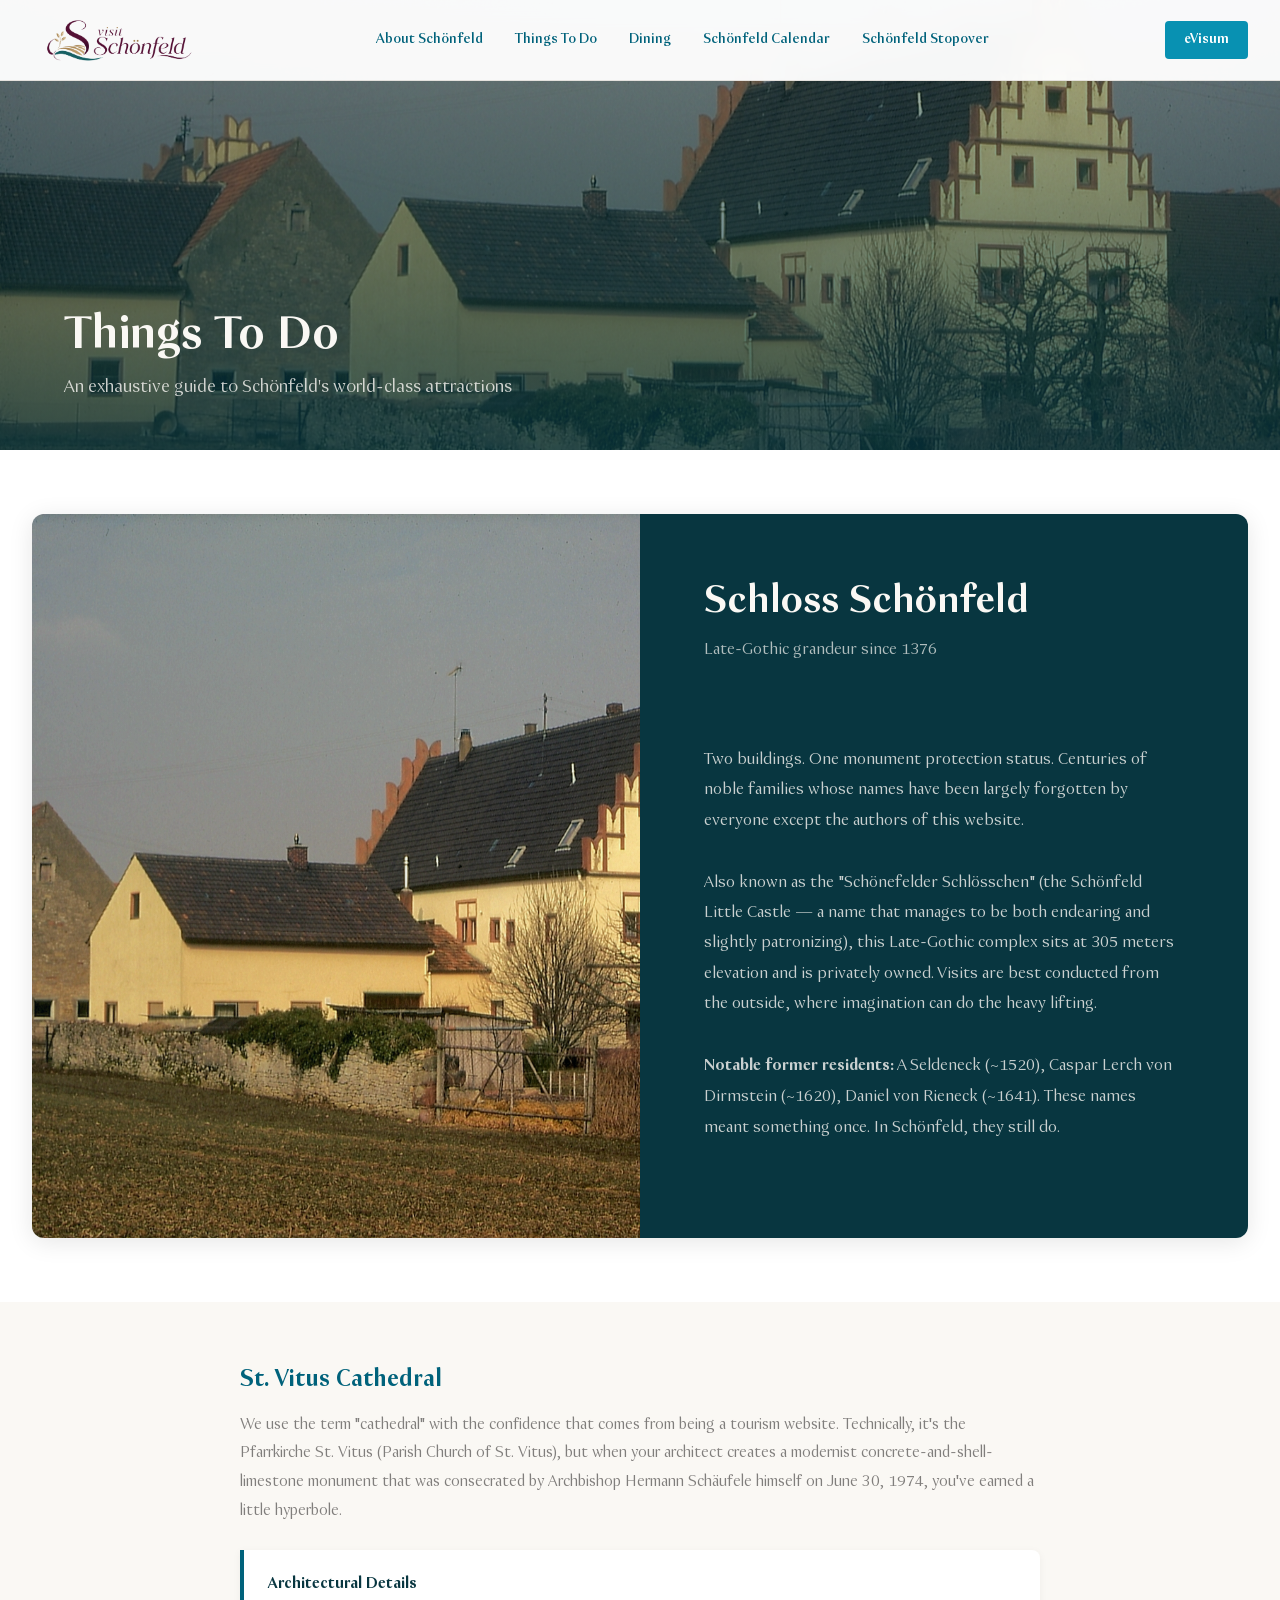
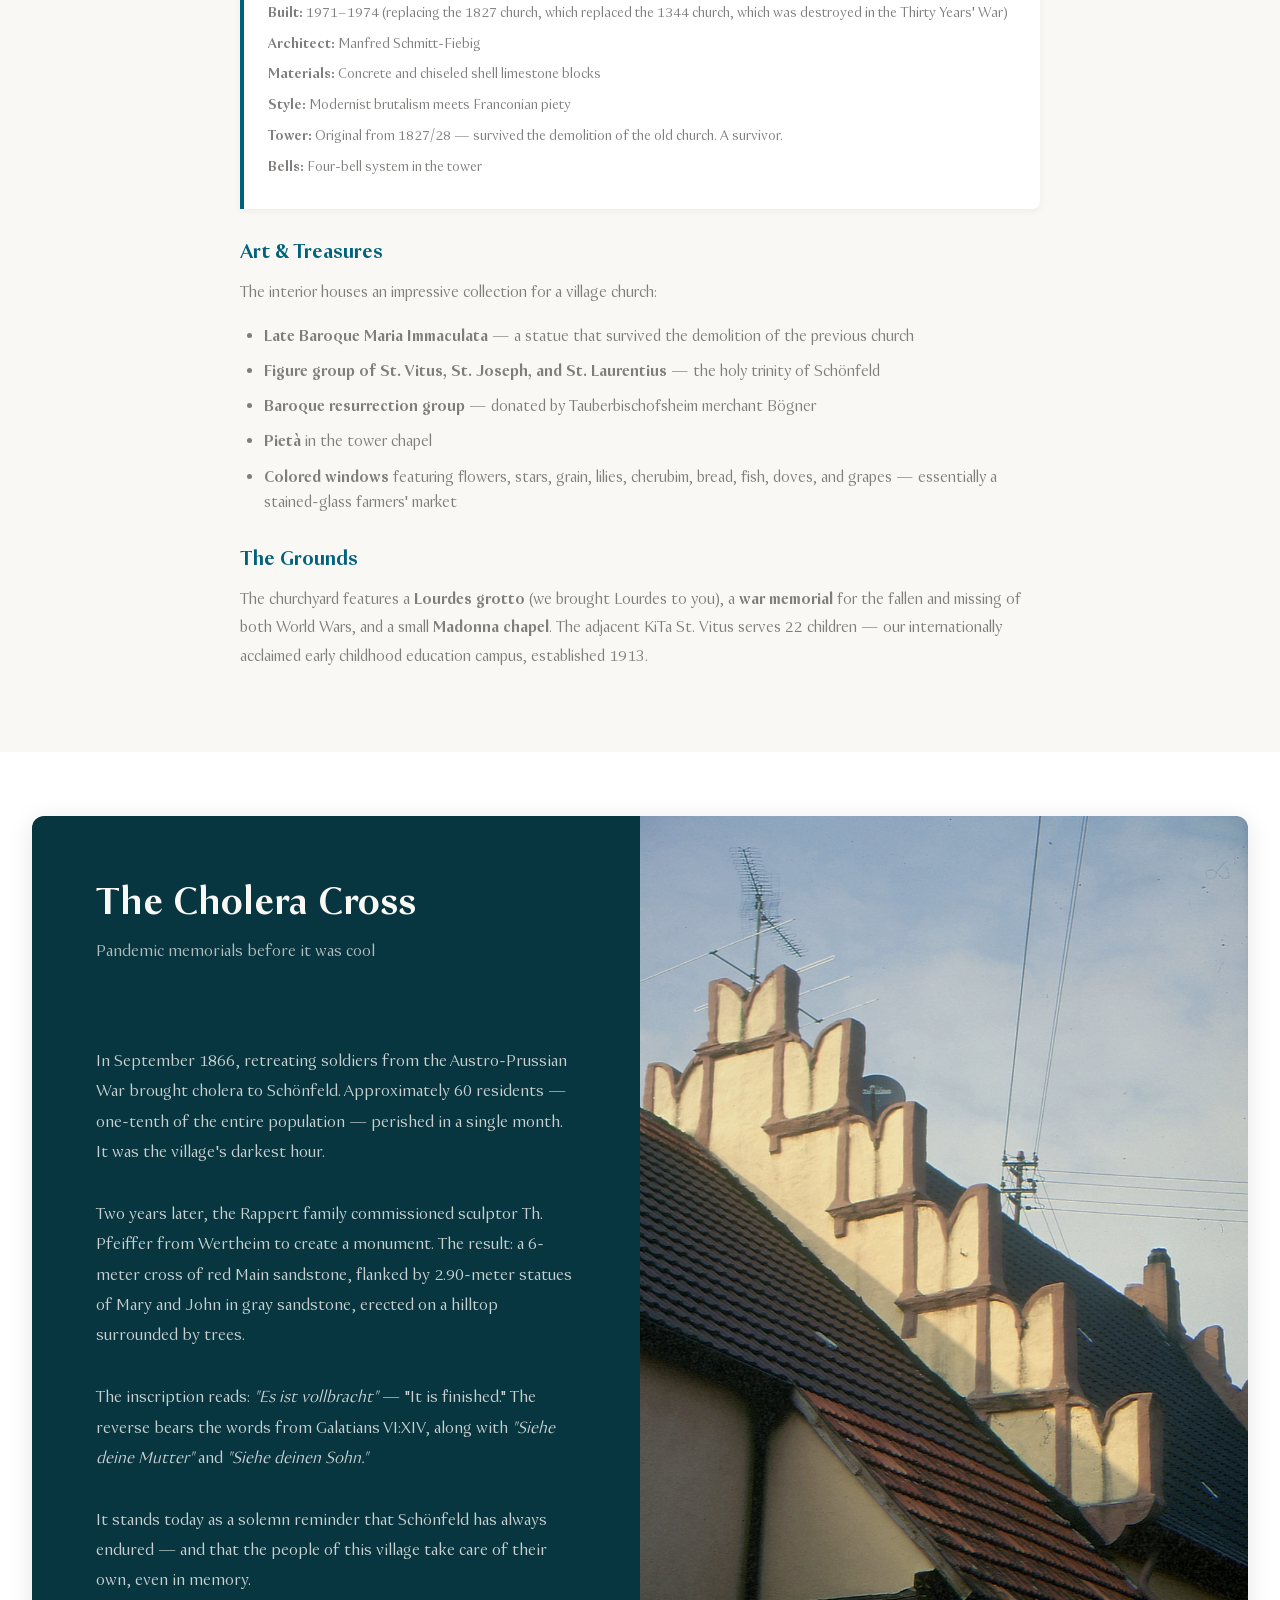
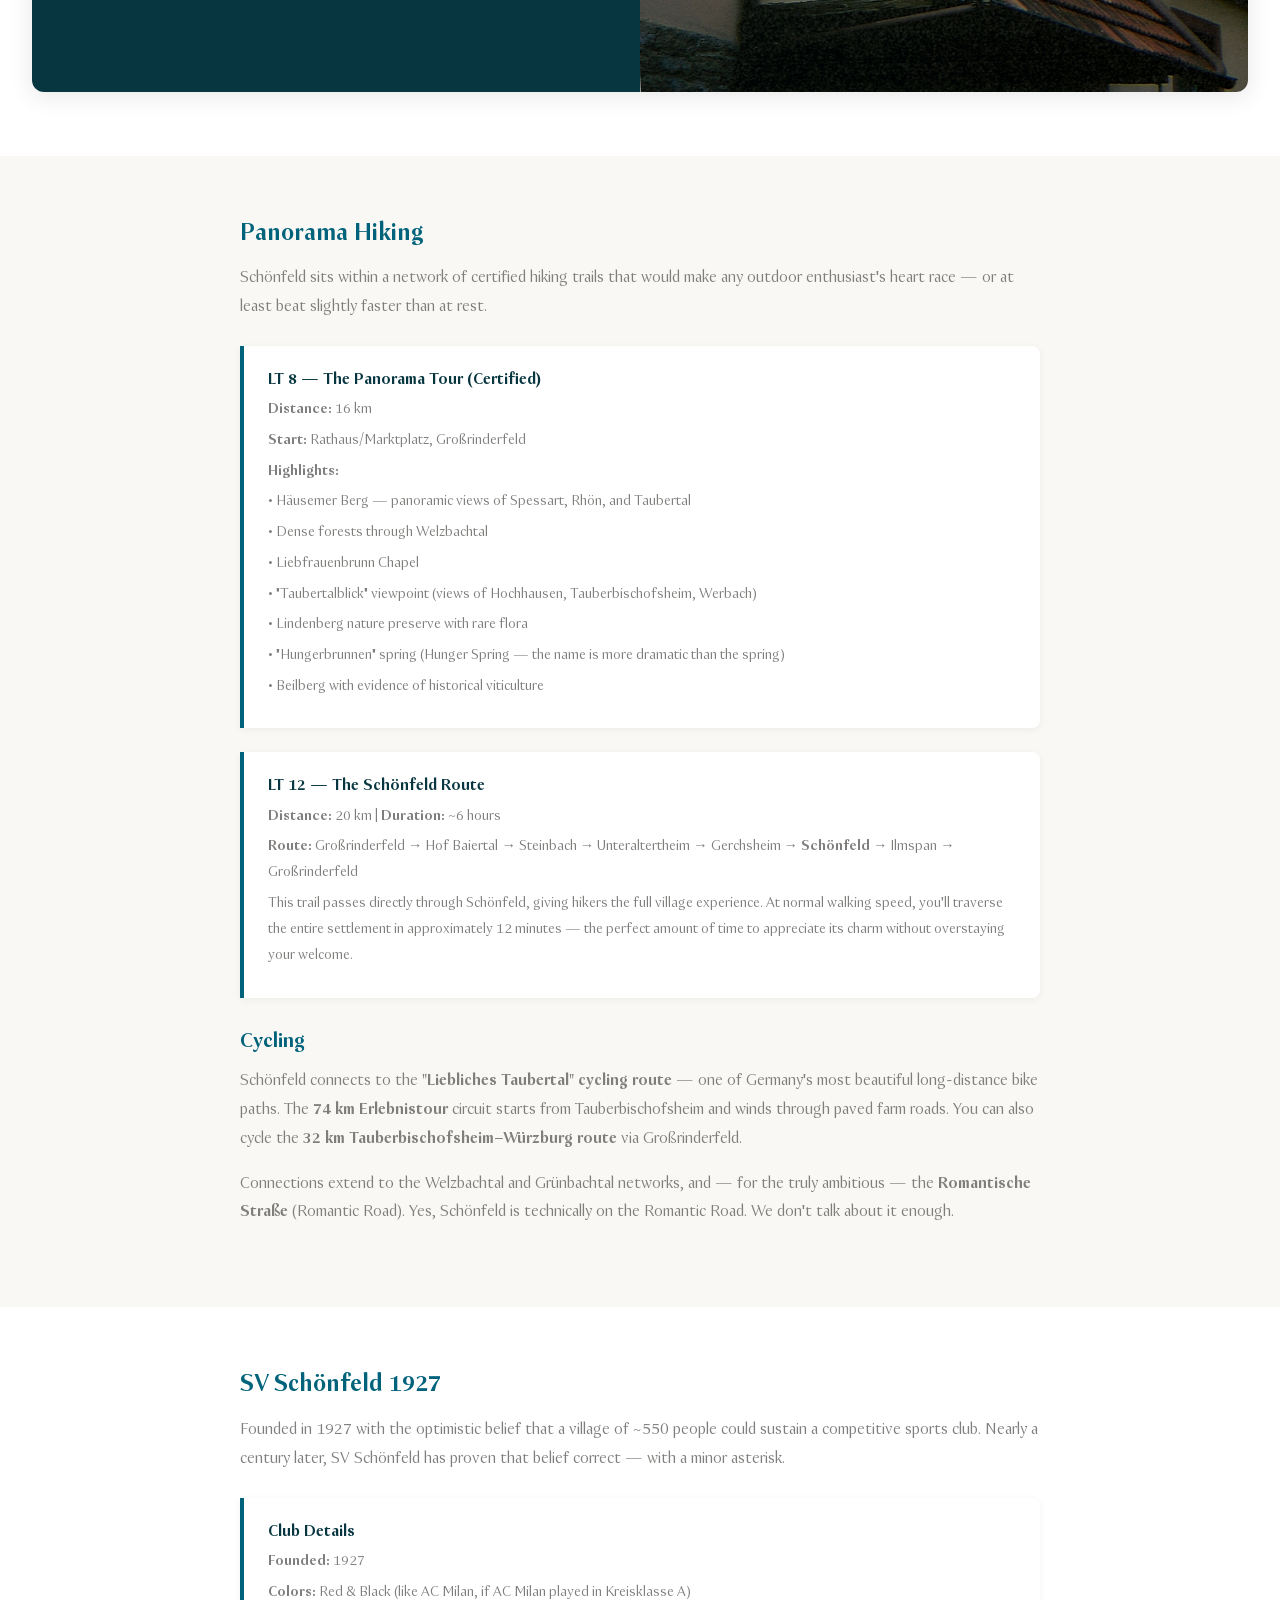
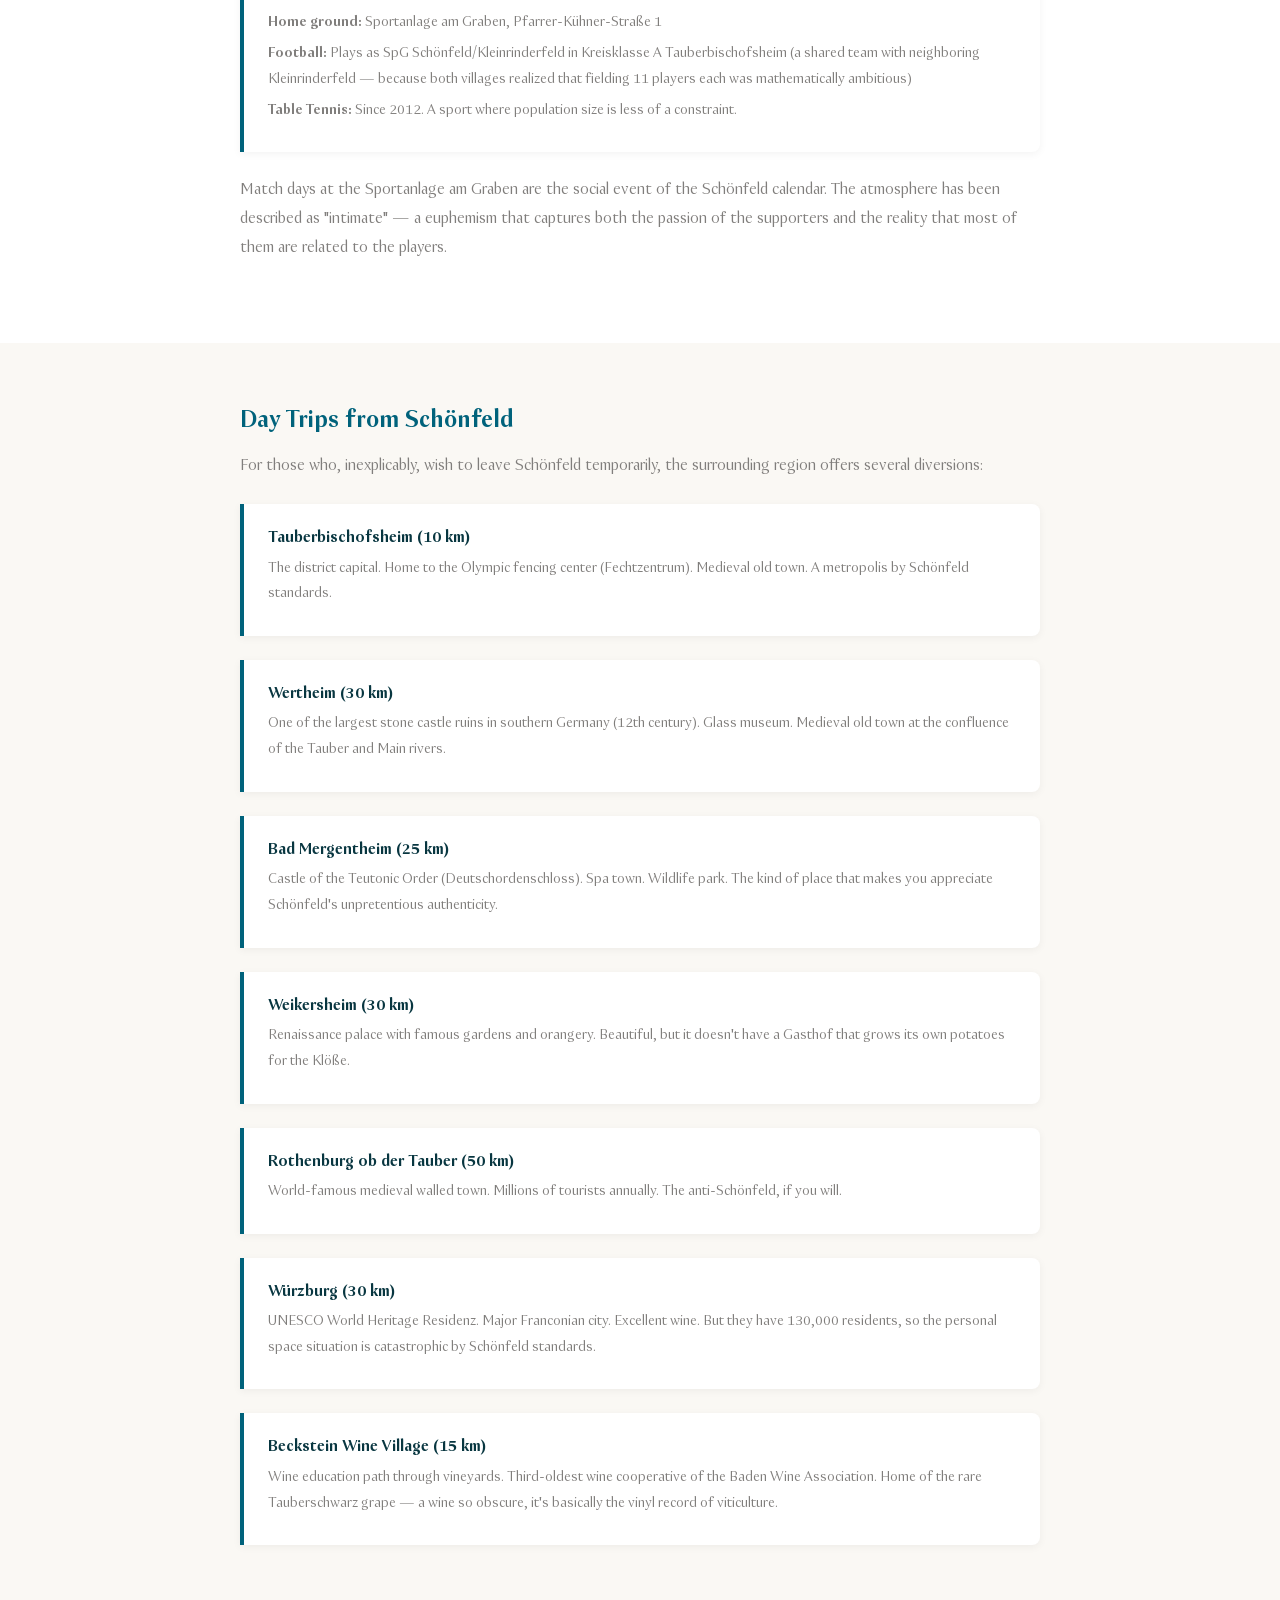
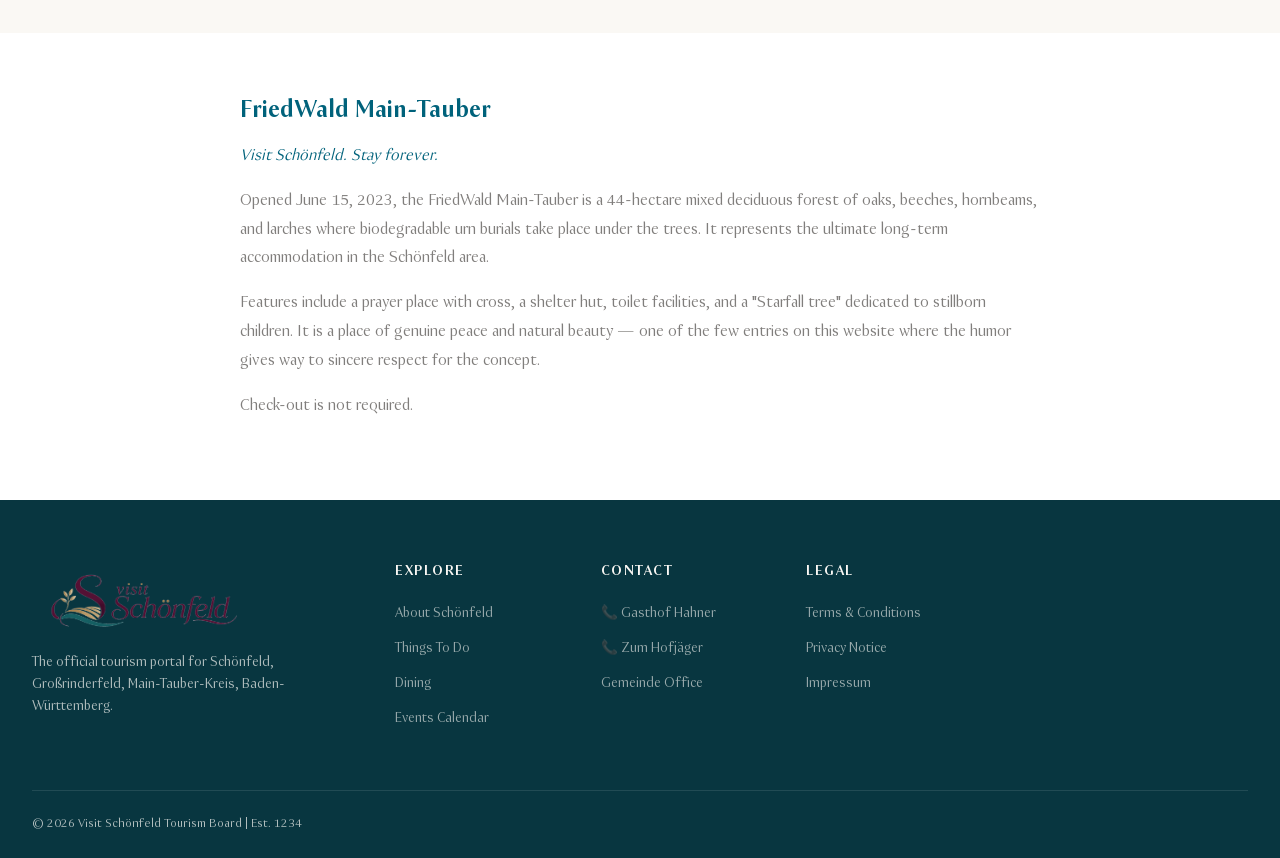
<file: things-to-do.html>
<!DOCTYPE html>
<html lang="en">
<head>
  <meta charset="UTF-8">
  <meta name="viewport" content="width=device-width, initial-scale=1.0">
  <title>Things To Do | Visit Schönfeld</title>
  <meta name="description" content="From a 1376 Gothic castle to certified hiking trails — discover everything Schönfeld has to offer across 13.18 km² of adventure.">
  <link rel="stylesheet" href="css/style.css">
  <link rel="icon" href="img/wappen-schoenfeld.png" type="image/png">
</head>
<body>

  <!-- NAVBAR -->
  <nav class="navbar scrolled" role="navigation">
    <div class="container">
      <a href="index.html" class="nav-logo"><img src="img/logo.png" alt="Visit Schönfeld"></a>
      <ul class="nav-menu">
        <li><a href="about.html">About Schönfeld</a></li>
        <li><a href="things-to-do.html">Things To Do</a></li>
        <li><a href="where-to-eat.html">Dining</a></li>
        <li><a href="events.html">Schönfeld Calendar</a></li>
        <li><a href="where-to-eat.html#gasthof-hahner">Schönfeld Stopover</a></li>
      </ul>
      <div class="nav-actions">
        <a href="about.html#entry" class="nav-btn nav-btn-visa">eVisum</a>
      </div>
      <button class="hamburger" aria-label="Toggle menu">
        <span></span><span></span><span></span>
      </button>
    </div>
  </nav>

  <!-- PAGE HEADER -->
  <header class="page-header">
    <div class="page-header-bg" style="background-image: url('img/schloss1.jpg'); background-size:cover; background-position:center;"></div>
    <div class="page-header-content">
      <h1>Things To Do</h1>
      <p>An exhaustive guide to Schönfeld's world-class attractions</p>
    </div>
  </header>

  <!-- CASTLE -->
  <section class="content-section" id="castle">
    <div class="container">
      <div class="highlight-grid fade-in">
        <div class="highlight-image" style="background-image: url('img/schloss1.jpg'); background-size:cover; background-position:center;"></div>
        <div class="highlight-content">
          <div class="section-header">
            <h2>Schloss Schönfeld</h2>
            <p>Late-Gothic grandeur since 1376</p>
          </div>
          <p>
            Two buildings. One monument protection status. Centuries of noble families whose names have been largely forgotten by everyone except the authors of this website.
          </p>
          <p>
            Also known as the "Schönefelder Schlösschen" (the Schönfeld Little Castle — a name that manages to be both endearing and slightly patronizing), this Late-Gothic complex sits at 305 meters elevation and is privately owned. Visits are best conducted from the outside, where imagination can do the heavy lifting.
          </p>
          <p>
            <strong>Notable former residents:</strong> A Seldeneck (~1520), Caspar Lerch von Dirmstein (~1620), Daniel von Rieneck (~1641). These names meant something once. In Schönfeld, they still do.
          </p>
        </div>
      </div>
    </div>
  </section>

  <!-- CATHEDRAL -->
  <section class="content-section" id="cathedral">
    <div class="container">
      <div class="content-block fade-in">
        <h2>St. Vitus Cathedral</h2>
        <p>
          We use the term "cathedral" with the confidence that comes from being a tourism website. Technically, it's the Pfarrkirche St. Vitus (Parish Church of St. Vitus), but when your architect creates a modernist concrete-and-shell-limestone monument that was consecrated by Archbishop Hermann Schäufele himself on June 30, 1974, you've earned a little hyperbole.
        </p>

        <div class="detail-box">
          <h4>Architectural Details</h4>
          <p><strong>Built:</strong> 1971–1974 (replacing the 1827 church, which replaced the 1344 church, which was destroyed in the Thirty Years' War)</p>
          <p><strong>Architect:</strong> Manfred Schmitt-Fiebig</p>
          <p><strong>Materials:</strong> Concrete and chiseled shell limestone blocks</p>
          <p><strong>Style:</strong> Modernist brutalism meets Franconian piety</p>
          <p><strong>Tower:</strong> Original from 1827/28 — survived the demolition of the old church. A survivor.</p>
          <p><strong>Bells:</strong> Four-bell system in the tower</p>
        </div>

        <h3>Art & Treasures</h3>
        <p>The interior houses an impressive collection for a village church:</p>
        <ul style="padding-left:1.5rem; margin:1rem 0;">
          <li style="margin-bottom:0.6rem; list-style:disc;"><strong>Late Baroque Maria Immaculata</strong> — a statue that survived the demolition of the previous church</li>
          <li style="margin-bottom:0.6rem; list-style:disc;"><strong>Figure group of St. Vitus, St. Joseph, and St. Laurentius</strong> — the holy trinity of Schönfeld</li>
          <li style="margin-bottom:0.6rem; list-style:disc;"><strong>Baroque resurrection group</strong> — donated by Tauberbischofsheim merchant Bögner</li>
          <li style="margin-bottom:0.6rem; list-style:disc;"><strong>Pietà</strong> in the tower chapel</li>
          <li style="margin-bottom:0.6rem; list-style:disc;"><strong>Colored windows</strong> featuring flowers, stars, grain, lilies, cherubim, bread, fish, doves, and grapes — essentially a stained-glass farmers' market</li>
        </ul>

        <h3>The Grounds</h3>
        <p>
          The churchyard features a <strong>Lourdes grotto</strong> (we brought Lourdes to you), a <strong>war memorial</strong> for the fallen and missing of both World Wars, and a small <strong>Madonna chapel</strong>. The adjacent KiTa St. Vitus serves 22 children — our internationally acclaimed early childhood education campus, established 1913.
        </p>
      </div>
    </div>
  </section>

  <!-- CHOLERA CROSS -->
  <section class="content-section" id="monument">
    <div class="container">
      <div class="highlight-grid fade-in">
        <div class="highlight-content">
          <div class="section-header">
            <h2>The Cholera Cross</h2>
            <p>Pandemic memorials before it was cool</p>
          </div>
          <p>
            In September 1866, retreating soldiers from the Austro-Prussian War brought cholera to Schönfeld. Approximately 60 residents — one-tenth of the entire population — perished in a single month. It was the village's darkest hour.
          </p>
          <p>
            Two years later, the Rappert family commissioned sculptor Th. Pfeiffer from Wertheim to create a monument. The result: a 6-meter cross of red Main sandstone, flanked by 2.90-meter statues of Mary and John in gray sandstone, erected on a hilltop surrounded by trees.
          </p>
          <p>
            The inscription reads: <em>"Es ist vollbracht"</em> — "It is finished."
            The reverse bears the words from Galatians VI:XIV, along with <em>"Siehe deine Mutter"</em> and <em>"Siehe deinen Sohn."</em>
          </p>
          <p>
            It stands today as a solemn reminder that Schönfeld has always endured — and that the people of this village take care of their own, even in memory.
          </p>
        </div>
        <div class="highlight-image" style="background-image: url('img/schloss5.jpg'); background-size:cover; background-position:center;"></div>
      </div>
    </div>
  </section>

  <!-- HIKING -->
  <section class="content-section" id="hiking">
    <div class="container">
      <div class="content-block fade-in">
        <h2>Panorama Hiking</h2>
        <p>
          Schönfeld sits within a network of certified hiking trails that would make any outdoor enthusiast's heart race — or at least beat slightly faster than at rest.
        </p>

        <div class="detail-box">
          <h4>LT 8 — The Panorama Tour (Certified)</h4>
          <p><strong>Distance:</strong> 16 km</p>
          <p><strong>Start:</strong> Rathaus/Marktplatz, Großrinderfeld</p>
          <p><strong>Highlights:</strong></p>
          <p>• Häusemer Berg — panoramic views of Spessart, Rhön, and Taubertal</p>
          <p>• Dense forests through Welzbachtal</p>
          <p>• Liebfrauenbrunn Chapel</p>
          <p>• "Taubertalblick" viewpoint (views of Hochhausen, Tauberbischofsheim, Werbach)</p>
          <p>• Lindenberg nature preserve with rare flora</p>
          <p>• "Hungerbrunnen" spring (Hunger Spring — the name is more dramatic than the spring)</p>
          <p>• Beilberg with evidence of historical viticulture</p>
        </div>

        <div class="detail-box">
          <h4>LT 12 — The Schönfeld Route</h4>
          <p><strong>Distance:</strong> 20 km | <strong>Duration:</strong> ~6 hours</p>
          <p><strong>Route:</strong> Großrinderfeld → Hof Baiertal → Steinbach → Unteraltertheim → Gerchsheim → <strong>Schönfeld</strong> → Ilmspan → Großrinderfeld</p>
          <p>This trail passes directly through Schönfeld, giving hikers the full village experience. At normal walking speed, you'll traverse the entire settlement in approximately 12 minutes — the perfect amount of time to appreciate its charm without overstaying your welcome.</p>
        </div>

        <h3>Cycling</h3>
        <p>
          Schönfeld connects to the <strong>"Liebliches Taubertal" cycling route</strong> — one of Germany's most beautiful long-distance bike paths. The <strong>74 km Erlebnistour</strong> circuit starts from Tauberbischofsheim and winds through paved farm roads. You can also cycle the <strong>32 km Tauberbischofsheim–Würzburg route</strong> via Großrinderfeld.
        </p>
        <p>
          Connections extend to the Welzbachtal and Grünbachtal networks, and — for the truly ambitious — the <strong>Romantische Straße</strong> (Romantic Road). Yes, Schönfeld is technically on the Romantic Road. We don't talk about it enough.
        </p>
      </div>
    </div>
  </section>

  <!-- SPORTS -->
  <section class="content-section" id="sports">
    <div class="container">
      <div class="content-block fade-in">
        <h2>SV Schönfeld 1927</h2>
        <p>
          Founded in 1927 with the optimistic belief that a village of ~550 people could sustain a competitive sports club. Nearly a century later, SV Schönfeld has proven that belief correct — with a minor asterisk.
        </p>

        <div class="detail-box">
          <h4>Club Details</h4>
          <p><strong>Founded:</strong> 1927</p>
          <p><strong>Colors:</strong> Red & Black (like AC Milan, if AC Milan played in Kreisklasse A)</p>
          <p><strong>Home ground:</strong> Sportanlage am Graben, Pfarrer-Kühner-Straße 1</p>
          <p><strong>Football:</strong> Plays as SpG Schönfeld/Kleinrinderfeld in Kreisklasse A Tauberbischofsheim (a shared team with neighboring Kleinrinderfeld — because both villages realized that fielding 11 players each was mathematically ambitious)</p>
          <p><strong>Table Tennis:</strong> Since 2012. A sport where population size is less of a constraint.</p>
        </div>

        <p>
          Match days at the Sportanlage am Graben are the social event of the Schönfeld calendar. The atmosphere has been described as "intimate" — a euphemism that captures both the passion of the supporters and the reality that most of them are related to the players.
        </p>
      </div>
    </div>
  </section>

  <!-- NEARBY -->
  <section class="content-section" id="nearby">
    <div class="container">
      <div class="content-block fade-in">
        <h2>Day Trips from Schönfeld</h2>
        <p>For those who, inexplicably, wish to leave Schönfeld temporarily, the surrounding region offers several diversions:</p>

        <div class="detail-box">
          <h4>Tauberbischofsheim (10 km)</h4>
          <p>The district capital. Home to the Olympic fencing center (Fechtzentrum). Medieval old town. A metropolis by Schönfeld standards.</p>
        </div>

        <div class="detail-box">
          <h4>Wertheim (30 km)</h4>
          <p>One of the largest stone castle ruins in southern Germany (12th century). Glass museum. Medieval old town at the confluence of the Tauber and Main rivers.</p>
        </div>

        <div class="detail-box">
          <h4>Bad Mergentheim (25 km)</h4>
          <p>Castle of the Teutonic Order (Deutschordenschloss). Spa town. Wildlife park. The kind of place that makes you appreciate Schönfeld's unpretentious authenticity.</p>
        </div>

        <div class="detail-box">
          <h4>Weikersheim (30 km)</h4>
          <p>Renaissance palace with famous gardens and orangery. Beautiful, but it doesn't have a Gasthof that grows its own potatoes for the Klöße.</p>
        </div>

        <div class="detail-box">
          <h4>Rothenburg ob der Tauber (50 km)</h4>
          <p>World-famous medieval walled town. Millions of tourists annually. The anti-Schönfeld, if you will.</p>
        </div>

        <div class="detail-box">
          <h4>Würzburg (30 km)</h4>
          <p>UNESCO World Heritage Residenz. Major Franconian city. Excellent wine. But they have 130,000 residents, so the personal space situation is catastrophic by Schönfeld standards.</p>
        </div>

        <div class="detail-box">
          <h4>Beckstein Wine Village (15 km)</h4>
          <p>Wine education path through vineyards. Third-oldest wine cooperative of the Baden Wine Association. Home of the rare Tauberschwarz grape — a wine so obscure, it's basically the vinyl record of viticulture.</p>
        </div>
      </div>
    </div>
  </section>

  <!-- FRIEDWALD -->
  <section class="content-section" id="friedwald">
    <div class="container">
      <div class="content-block fade-in">
        <h2>FriedWald Main-Tauber</h2>
        <p style="font-style:italic; color: var(--teal);">Visit Schönfeld. Stay forever.</p>
        <p>
          Opened June 15, 2023, the FriedWald Main-Tauber is a 44-hectare mixed deciduous forest of oaks, beeches, hornbeams, and larches where biodegradable urn burials take place under the trees. It represents the ultimate long-term accommodation in the Schönfeld area.
        </p>
        <p>
          Features include a prayer place with cross, a shelter hut, toilet facilities, and a "Starfall tree" dedicated to stillborn children. It is a place of genuine peace and natural beauty — one of the few entries on this website where the humor gives way to sincere respect for the concept.
        </p>
        <p>
          Check-out is not required.
        </p>
      </div>
    </div>
  </section>

  <!-- FOOTER -->
  <footer class="footer" role="contentinfo">
    <div class="container">
      <div class="footer-grid">
        <div class="footer-brand">
          <a href="index.html" class="nav-logo"><img src="img/logo.png" alt="Visit Schönfeld"></a>
          <p>The official tourism portal for Schönfeld, Großrinderfeld, Main-Tauber-Kreis, Baden-Württemberg.</p>
        </div>
        <div class="footer-col">
          <h4>Explore</h4>
          <ul>
            <li><a href="about.html">About Schönfeld</a></li>
            <li><a href="things-to-do.html">Things To Do</a></li>
            <li><a href="where-to-eat.html">Dining</a></li>
            <li><a href="events.html">Events Calendar</a></li>
          </ul>
        </div>
        <div class="footer-col">
          <h4>Contact</h4>
          <ul>
            <li><a href="tel:+4993449305">📞 Gasthof Hahner</a></li>
            <li><a href="tel:+499344285">📞 Zum Hofjäger</a></li>
            <li><a href="https://www.grossrinderfeld.de" target="_blank" rel="noopener">Gemeinde Office</a></li>
          </ul>
        </div>
        <div class="footer-col">
          <h4>Legal</h4>
          <ul>
            <li><a href="#">Terms & Conditions</a></li>
            <li><a href="#">Privacy Notice</a></li>
            <li><a href="#">Impressum</a></li>
          </ul>
        </div>
      </div>
      <div class="footer-bottom">
        <span>&copy; 2026 Visit Schönfeld Tourism Board | Est. 1234</span>
        <div></div>
      </div>
    </div>
  </footer>

  <button class="scroll-top" aria-label="Scroll to top">↑</button>
  <script src="js/main.js"></script>
</body>
</html>
</file>
<file: css/style.css>
/* ============================================
   Visit Schönfeld - Premium Tourism Experience
   Modeled after visitqatar.com
   ============================================ */

/* ---------- VisitQatar Font ---------- */
@font-face {
  font-family: 'VisitQatar';
  src: url('../fonts/VisitQatar-Light.woff2') format('woff2');
  font-weight: 300;
  font-style: normal;
  font-display: swap;
}
@font-face {
  font-family: 'VisitQatar';
  src: url('../fonts/VisitQatar-Regular.woff2') format('woff2');
  font-weight: 400;
  font-style: normal;
  font-display: swap;
}
@font-face {
  font-family: 'VisitQatar';
  src: url('../fonts/VisitQatar-Medium.woff2') format('woff2');
  font-weight: 500;
  font-style: normal;
  font-display: swap;
}
@font-face {
  font-family: 'VisitQatar';
  src: url('../fonts/VisitQatar-Bold.woff2') format('woff2');
  font-weight: 700;
  font-style: normal;
  font-display: swap;
}

/* ---------- CSS Variables ---------- */
:root {
  --teal: #00627b;
  --teal-dark: #083640;
  --teal-light: #0891b2;
  --maroon: #7d002a;
  --maroon-light: #9f1239;
  --off-white: #faf8f4;
  --cream: #f5f0ea;
  --gray-dark: #807e7c;
  --gray-medium: #6c6a68;
  --gray-light: #989694;
  --gray-border: #e5e2de;
  --white: #ffffff;
  --black: #000000;
  --font-heading: 'VisitQatar', 'Futura', 'Trebuchet MS', sans-serif;
  --font-body: 'VisitQatar', 'Futura', 'Segoe UI', sans-serif;
  --nav-height: 80px;
  --transition: 0.3s ease;
}

/* ---------- Reset & Base ---------- */
*,
*::before,
*::after {
  margin: 0;
  padding: 0;
  box-sizing: border-box;
}

html {
  scroll-behavior: smooth;
  font-size: 16px;
}

body {
  font-family: var(--font-body);
  color: var(--gray-dark);
  background: var(--white);
  line-height: 1.6;
  overflow-x: hidden;
}

a {
  color: var(--maroon);
  text-decoration: none;
  transition: color var(--transition);
}

a:hover {
  color: var(--maroon-light);
  text-decoration: underline;
}

img {
  max-width: 100%;
  height: auto;
  display: block;
}

ul {
  list-style: none;
}

h1, h2, h3, h4, h5, h6 {
  font-family: var(--font-heading);
  color: var(--teal);
  font-weight: 600;
  line-height: 1.2;
}

/* ---------- Utility ---------- */
.container {
  max-width: 1280px;
  margin: 0 auto;
  padding: 0 2rem;
}

.section-padding {
  padding: 5rem 0;
}

.text-center {
  text-align: center;
}

.sr-only {
  position: absolute;
  width: 1px;
  height: 1px;
  padding: 0;
  margin: -1px;
  overflow: hidden;
  clip: rect(0,0,0,0);
  white-space: nowrap;
  border: 0;
}

/* ---------- Top Bar ---------- */
.top-bar {
  background: var(--teal-dark);
  color: var(--gray-light);
  font-size: 0.75rem;
  padding: 0.4rem 0;
  border-bottom: 1px solid rgba(255,255,255,0.1);
}

.top-bar .container {
  display: flex;
  justify-content: space-between;
  align-items: center;
}

.top-bar a {
  color: var(--gray-light);
  font-size: 0.75rem;
}

.top-bar a:hover {
  color: var(--white);
  text-decoration: none;
}

.top-bar-right {
  display: flex;
  align-items: center;
  gap: 1.5rem;
}

.lang-selector {
  display: flex;
  align-items: center;
  gap: 0.4rem;
  cursor: pointer;
}

.lang-flag {
  width: 18px;
  height: 12px;
  border-radius: 2px;
  background: linear-gradient(180deg, #000 33%, #d00 33% 66%, #fc0 66%);
}

/* ---------- Navigation ---------- */
.navbar {
  position: fixed;
  top: 0;
  left: 0;
  right: 0;
  z-index: 1000;
  background: rgba(255, 255, 255, 0.96);
  backdrop-filter: blur(12px);
  -webkit-backdrop-filter: blur(12px);
  border-bottom: 1px solid var(--gray-border);
  transition: background var(--transition), box-shadow var(--transition);
}

.navbar.scrolled {
  background: rgba(255, 255, 255, 0.98);
  box-shadow: 0 2px 20px rgba(0,0,0,0.08);
}

.navbar .container {
  display: flex;
  align-items: center;
  justify-content: space-between;
  height: var(--nav-height);
}

.nav-logo {
  display: flex;
  align-items: center;
  text-decoration: none;
  line-height: 1;
}

.nav-logo:hover {
  text-decoration: none;
}

.nav-logo img {
  height: 56px;
  width: auto;
  display: block;
}

.footer-brand .nav-logo img {
  height: 72px;
}

.nav-menu {
  display: flex;
  align-items: center;
  gap: 0;
}

.nav-menu li {
  position: relative;
}

.nav-menu a {
  display: block;
  padding: 0.5rem 1rem;
  color: var(--teal);
  font-family: var(--font-heading);
  font-size: 0.9rem;
  font-weight: 500;
  text-decoration: none;
  transition: color var(--transition);
  white-space: nowrap;
}

.nav-menu a:hover {
  color: var(--teal-dark);
  text-decoration: none;
}

.nav-menu .dropdown-toggle::after {
  content: '';
  display: inline-block;
  width: 6px;
  height: 6px;
  border-right: 1.5px solid currentColor;
  border-bottom: 1.5px solid currentColor;
  transform: rotate(45deg);
  margin-left: 6px;
  vertical-align: 2px;
}

/* Dropdown */
.nav-dropdown {
  position: absolute;
  top: 100%;
  left: 0;
  min-width: 250px;
  background: var(--white);
  border-radius: 0 0 8px 8px;
  box-shadow: 0 8px 32px rgba(0,0,0,0.15);
  opacity: 0;
  visibility: hidden;
  transform: translateY(-8px);
  transition: all var(--transition);
  padding: 0.5rem 0;
}

.nav-menu li:hover .nav-dropdown {
  opacity: 1;
  visibility: visible;
  transform: translateY(0);
}

.nav-dropdown a {
  color: var(--gray-dark);
  padding: 0.7rem 1.5rem;
  font-size: 0.85rem;
}

.nav-dropdown a:hover {
  background: var(--off-white);
  color: var(--teal);
}

/* Nav Actions */
.nav-actions {
  display: flex;
  align-items: center;
  gap: 1rem;
}

.nav-btn {
  display: inline-flex;
  align-items: center;
  gap: 0.4rem;
  padding: 0.5rem 1.2rem;
  border-radius: 4px;
  font-family: var(--font-heading);
  font-size: 0.85rem;
  font-weight: 600;
  transition: all var(--transition);
  border: none;
  cursor: pointer;
}

.nav-btn-visa {
  background: var(--teal-light);
  color: var(--white);
}

.nav-btn-visa:hover {
  background: var(--teal);
  color: var(--white);
  text-decoration: none;
}

.nav-icon-btn {
  color: var(--teal);
  background: none;
  border: none;
  cursor: pointer;
  padding: 0.5rem;
  font-size: 1.2rem;
  transition: color var(--transition);
}

.nav-icon-btn:hover {
  color: var(--teal-dark);
}

/* Hamburger */
.hamburger {
  display: none;
  flex-direction: column;
  gap: 5px;
  cursor: pointer;
  background: none;
  border: none;
  padding: 0.5rem;
}

.hamburger span {
  width: 24px;
  height: 2px;
  background: var(--teal);
  transition: all var(--transition);
}

/* ---------- Hero Section ---------- */
.hero {
  position: relative;
  height: 100vh;
  min-height: 600px;
  overflow: hidden;
}

.hero-carousel {
  position: relative;
  height: 100%;
}

.hero-slide {
  position: absolute;
  inset: 0;
  opacity: 0;
  transition: opacity 1s ease;
}

.hero-slide.active {
  opacity: 1;
}

.hero-slide-bg {
  position: absolute;
  inset: 0;
  background-size: cover;
  background-position: center;
  transform: scale(1.05);
  transition: transform 8s ease;
}

.hero-slide.active .hero-slide-bg {
  transform: scale(1);
}

.hero-slide-overlay {
  position: absolute;
  inset: 0;
  background: linear-gradient(
    135deg,
    rgba(8, 54, 64, 0.85) 0%,
    rgba(8, 54, 64, 0.5) 50%,
    rgba(8, 54, 64, 0.2) 100%
  );
}

.hero-content {
  position: absolute;
  bottom: 15%;
  left: 0;
  padding: 0 4rem;
  max-width: 700px;
  z-index: 2;
}

.hero-tag {
  display: inline-block;
  font-family: var(--font-heading);
  font-size: 0.85rem;
  font-weight: 600;
  text-transform: uppercase;
  letter-spacing: 3px;
  color: rgba(250, 248, 244, 0.8);
  margin-bottom: 1rem;
}

.hero-title {
  font-size: 3.5rem;
  font-weight: 700;
  color: var(--off-white);
  line-height: 1.1;
  margin-bottom: 1rem;
}

.hero-subtitle {
  font-size: 1.25rem;
  color: rgba(250, 248, 244, 0.85);
  font-weight: 300;
  margin-bottom: 2rem;
  line-height: 1.5;
}

.hero-cta {
  display: inline-flex;
  align-items: center;
  gap: 0.5rem;
  padding: 0.8rem 2rem;
  background: rgba(250, 248, 244, 0.15);
  border: 1px solid rgba(250, 248, 244, 0.3);
  color: var(--off-white);
  font-family: var(--font-heading);
  font-size: 1rem;
  font-weight: 500;
  border-radius: 4px;
  transition: all var(--transition);
  text-decoration: none;
}

.hero-cta:hover {
  background: rgba(250, 248, 244, 0.25);
  color: var(--white);
  text-decoration: none;
  transform: translateX(4px);
}

.hero-cta .arrow {
  transition: transform var(--transition);
}

.hero-cta:hover .arrow {
  transform: translateX(4px);
}

/* Hero Navigation */
.hero-nav {
  position: absolute;
  bottom: 4rem;
  right: 4rem;
  display: flex;
  align-items: center;
  gap: 1rem;
  z-index: 5;
}

.hero-dots {
  display: flex;
  gap: 0.5rem;
}

.hero-dot {
  width: 10px;
  height: 10px;
  border-radius: 50%;
  border: 2px solid rgba(250, 248, 244, 0.5);
  background: transparent;
  cursor: pointer;
  transition: all var(--transition);
}

.hero-dot.active {
  background: var(--off-white);
  border-color: var(--off-white);
}

.hero-arrows {
  display: flex;
  gap: 0.5rem;
}

.hero-arrow {
  width: 44px;
  height: 44px;
  border-radius: 50%;
  border: 2px solid rgba(250, 248, 244, 0.4);
  background: rgba(250, 248, 244, 0.1);
  color: var(--off-white);
  display: flex;
  align-items: center;
  justify-content: center;
  cursor: pointer;
  transition: all var(--transition);
  font-size: 1.2rem;
}

.hero-arrow:hover {
  background: rgba(250, 248, 244, 0.25);
  border-color: rgba(250, 248, 244, 0.6);
}

.hero-scroll {
  position: absolute;
  bottom: 2rem;
  left: 50%;
  transform: translateX(-50%);
  z-index: 5;
  display: flex;
  flex-direction: column;
  align-items: center;
  gap: 0.5rem;
  color: rgba(250, 248, 244, 0.6);
  font-size: 0.75rem;
  letter-spacing: 2px;
  text-transform: uppercase;
  cursor: pointer;
  animation: bounce 2s infinite;
}

@keyframes bounce {
  0%, 20%, 50%, 80%, 100% { transform: translateX(-50%) translateY(0); }
  40% { transform: translateX(-50%) translateY(-8px); }
  60% { transform: translateX(-50%) translateY(-4px); }
}

/* ---------- Stats Bar ---------- */
.stats-bar {
  background: var(--teal);
  padding: 2rem 0;
}

.stats-grid {
  display: grid;
  grid-template-columns: repeat(4, 1fr);
  gap: 2rem;
  text-align: center;
}

.stat-item {
  color: var(--white);
}

.stat-number {
  font-family: var(--font-heading);
  font-size: 2.5rem;
  font-weight: 700;
  margin-bottom: 0.3rem;
}

.stat-label {
  font-size: 0.85rem;
  opacity: 0.8;
  text-transform: uppercase;
  letter-spacing: 1px;
}

/* ---------- Trending Section ---------- */
.trending {
  background: var(--off-white);
}

.section-header {
  margin-bottom: 3rem;
}

.section-header h2 {
  font-size: 2.5rem;
  margin-bottom: 0.5rem;
}

.section-header p {
  font-size: 1.1rem;
  color: var(--gray-light);
  max-width: 600px;
}

.trending-carousel {
  position: relative;
}

.trending-track {
  display: grid;
  grid-template-columns: repeat(3, 1fr);
  gap: 1.5rem;
}

.trending-card {
  position: relative;
  border-radius: 12px;
  overflow: hidden;
  cursor: pointer;
  transition: transform var(--transition), box-shadow var(--transition);
  background: var(--white);
  box-shadow: 0 2px 12px rgba(0,0,0,0.08);
}

.trending-card:hover {
  transform: translateY(-4px);
  box-shadow: 0 8px 32px rgba(0,0,0,0.15);
}

.trending-card-img {
  height: 240px;
  background-size: cover;
  background-position: center;
  position: relative;
}

.trending-card-img::after {
  content: '';
  position: absolute;
  bottom: 0;
  left: 0;
  right: 0;
  height: 50%;
  background: linear-gradient(to top, rgba(0,0,0,0.3), transparent);
}

.trending-card-body {
  padding: 1.5rem;
}

.trending-card-tag {
  display: inline-block;
  font-size: 0.7rem;
  font-weight: 600;
  text-transform: uppercase;
  letter-spacing: 1.5px;
  color: var(--teal);
  margin-bottom: 0.5rem;
}

.trending-card-title {
  font-size: 1.15rem;
  font-weight: 600;
  color: var(--teal-dark);
  margin-bottom: 0.5rem;
}

.trending-card-desc {
  font-size: 0.9rem;
  color: var(--gray-light);
  margin-bottom: 1rem;
  line-height: 1.5;
}

.trending-card-link {
  font-family: var(--font-heading);
  font-size: 0.85rem;
  font-weight: 600;
  color: var(--maroon);
  display: inline-flex;
  align-items: center;
  gap: 0.3rem;
}

.trending-card-link:hover .arrow {
  transform: translateX(4px);
}

.trending-card-link .arrow {
  transition: transform var(--transition);
}

/* ---------- Highlights / Feature Section ---------- */
.highlights {
  background: var(--white);
}

.highlight-grid {
  display: grid;
  grid-template-columns: 1fr 1fr;
  gap: 0;
  border-radius: 12px;
  overflow: hidden;
  box-shadow: 0 4px 24px rgba(0,0,0,0.1);
}

.highlight-image {
  min-height: 500px;
  background-size: cover;
  background-position: center;
  position: relative;
}

.highlight-image::after {
  content: '';
  position: absolute;
  inset: 0;
  background: linear-gradient(135deg, rgba(0,98,123,0.1), transparent);
}

.highlight-content {
  display: flex;
  flex-direction: column;
  justify-content: center;
  padding: 4rem;
  background: var(--teal-dark);
  color: var(--white);
}

.highlight-content .section-header h2 {
  color: var(--off-white);
}

.highlight-content .section-header p {
  color: rgba(250, 248, 244, 0.7);
}

.highlight-content p {
  color: rgba(250, 248, 244, 0.8);
  line-height: 1.8;
  margin-bottom: 2rem;
  font-size: 1.05rem;
}

.highlight-content .hero-cta {
  align-self: flex-start;
}

/* ---------- Events Section ---------- */
.events {
  background: var(--off-white);
}

.events-tabs {
  display: flex;
  gap: 0;
  margin-bottom: 2.5rem;
  border-bottom: 2px solid var(--gray-border);
}

.events-tab {
  padding: 1rem 2rem;
  font-family: var(--font-heading);
  font-size: 0.95rem;
  font-weight: 600;
  color: var(--gray-light);
  background: none;
  border: none;
  cursor: pointer;
  position: relative;
  transition: color var(--transition);
}

.events-tab::after {
  content: '';
  position: absolute;
  bottom: -2px;
  left: 0;
  right: 0;
  height: 3px;
  background: var(--teal);
  transform: scaleX(0);
  transition: transform var(--transition);
}

.events-tab.active {
  color: var(--teal);
}

.events-tab.active::after {
  transform: scaleX(1);
}

.events-tab:hover {
  color: var(--teal);
}

.events-grid {
  display: none;
  grid-template-columns: repeat(3, 1fr);
  gap: 1.5rem;
}

.events-grid.active {
  display: grid;
}

.event-card {
  background: var(--white);
  border-radius: 12px;
  overflow: hidden;
  box-shadow: 0 2px 12px rgba(0,0,0,0.06);
  transition: transform var(--transition), box-shadow var(--transition);
}

.event-card:hover {
  transform: translateY(-4px);
  box-shadow: 0 8px 24px rgba(0,0,0,0.12);
}

.event-card-img {
  height: 200px;
  background-size: cover;
  background-position: center;
  position: relative;
}

.event-date-badge {
  position: absolute;
  top: 1rem;
  left: 1rem;
  background: var(--white);
  border-radius: 8px;
  padding: 0.5rem 0.7rem;
  text-align: center;
  min-width: 56px;
  box-shadow: 0 2px 8px rgba(0,0,0,0.1);
}

.event-date-badge .month {
  display: block;
  font-size: 0.65rem;
  font-weight: 700;
  text-transform: uppercase;
  color: var(--maroon);
  letter-spacing: 1px;
}

.event-date-badge .day {
  display: block;
  font-size: 1.3rem;
  font-weight: 700;
  color: var(--teal-dark);
  line-height: 1;
}

.event-card-body {
  padding: 1.5rem;
}

.event-category {
  display: inline-block;
  font-size: 0.7rem;
  font-weight: 600;
  text-transform: uppercase;
  letter-spacing: 1px;
  color: var(--white);
  background: var(--teal);
  padding: 0.2rem 0.6rem;
  border-radius: 3px;
  margin-bottom: 0.7rem;
}

.event-card-title {
  font-size: 1.1rem;
  font-weight: 600;
  color: var(--teal-dark);
  margin-bottom: 0.4rem;
}

.event-card-location {
  font-size: 0.8rem;
  color: var(--gray-light);
  display: flex;
  align-items: center;
  gap: 0.3rem;
  margin-bottom: 0.6rem;
}

.event-card-desc {
  font-size: 0.85rem;
  color: var(--gray-dark);
  line-height: 1.5;
}

.event-free {
  display: inline-block;
  font-size: 0.7rem;
  font-weight: 700;
  text-transform: uppercase;
  color: #059669;
  margin-top: 0.8rem;
}

.events-footer {
  text-align: center;
  margin-top: 2.5rem;
}

.events-footer a {
  font-family: var(--font-heading);
  font-weight: 600;
  display: inline-flex;
  align-items: center;
  gap: 0.4rem;
}

/* ---------- Know Before Section ---------- */
.know-before {
  background: var(--white);
}

.know-grid {
  display: grid;
  grid-template-columns: repeat(2, 1fr);
  gap: 2rem;
}

.know-item {
  display: flex;
  gap: 1.2rem;
  padding: 1.5rem;
  border-radius: 12px;
  transition: background var(--transition);
}

.know-item:hover {
  background: var(--off-white);
}

.know-icon {
  flex-shrink: 0;
  width: 48px;
  height: 48px;
  border-radius: 50%;
  background: var(--teal);
  color: var(--white);
  display: flex;
  align-items: center;
  justify-content: center;
  font-size: 1.3rem;
}

.know-item h4 {
  font-size: 1rem;
  color: var(--teal-dark);
  margin-bottom: 0.3rem;
}

.know-item p {
  font-size: 0.9rem;
  color: var(--gray-dark);
  line-height: 1.5;
}

/* ---------- Testimonial / Quote Section ---------- */
.testimonial {
  background: var(--teal);
  color: var(--white);
  text-align: center;
}

.testimonial-quote {
  font-family: var(--font-heading);
  font-size: 2rem;
  font-weight: 300;
  line-height: 1.4;
  max-width: 800px;
  margin: 0 auto 1.5rem;
  font-style: italic;
}

.testimonial-author {
  font-size: 0.9rem;
  opacity: 0.7;
}

/* ---------- Gallery Mosaic ---------- */
.gallery {
  background: var(--white);
}

.gallery-grid {
  display: grid;
  grid-template-columns: repeat(4, 1fr);
  grid-template-rows: 200px 200px;
  gap: 0.5rem;
}

.gallery-item {
  position: relative;
  overflow: hidden;
  border-radius: 8px;
  cursor: pointer;
}

.gallery-item:first-child {
  grid-column: span 2;
  grid-row: span 2;
}

.gallery-item img,
.gallery-item .gallery-placeholder {
  width: 100%;
  height: 100%;
  object-fit: cover;
}

.gallery-placeholder {
  background-size: cover;
  background-position: center;
}

.gallery-item::after {
  content: '';
  position: absolute;
  inset: 0;
  background: linear-gradient(to top, rgba(8,54,64,0.4), transparent);
  opacity: 0;
  transition: opacity var(--transition);
}

.gallery-item:hover::after {
  opacity: 1;
}

.gallery-caption {
  position: absolute;
  bottom: 1rem;
  left: 1rem;
  color: var(--white);
  font-family: var(--font-heading);
  font-weight: 600;
  font-size: 0.9rem;
  z-index: 2;
  opacity: 0;
  transform: translateY(8px);
  transition: all var(--transition);
}

.gallery-item:hover .gallery-caption {
  opacity: 1;
  transform: translateY(0);
}

/* ---------- CTA Banner ---------- */
.cta-banner {
  position: relative;
  padding: 6rem 0;
  background: linear-gradient(135deg, var(--teal-dark) 0%, var(--teal) 100%);
  overflow: hidden;
}

.cta-banner::before {
  content: '';
  position: absolute;
  top: -50%;
  right: -20%;
  width: 60%;
  height: 200%;
  background: radial-gradient(ellipse, rgba(255,255,255,0.05) 0%, transparent 70%);
}

.cta-content {
  text-align: center;
  position: relative;
  z-index: 1;
}

.cta-content h2 {
  color: var(--off-white);
  font-size: 2.8rem;
  margin-bottom: 1rem;
}

.cta-content p {
  color: rgba(250, 248, 244, 0.7);
  font-size: 1.2rem;
  margin-bottom: 2.5rem;
  max-width: 600px;
  margin-left: auto;
  margin-right: auto;
}

.btn-primary {
  display: inline-flex;
  align-items: center;
  gap: 0.5rem;
  padding: 1rem 2.5rem;
  background: var(--maroon);
  color: var(--white);
  font-family: var(--font-heading);
  font-size: 1rem;
  font-weight: 600;
  border-radius: 6px;
  border: none;
  cursor: pointer;
  transition: all var(--transition);
  text-decoration: none;
}

.btn-primary:hover {
  background: var(--maroon-light);
  color: var(--white);
  text-decoration: none;
  transform: translateY(-2px);
  box-shadow: 0 4px 16px rgba(125, 0, 42, 0.3);
}

/* ---------- Footer ---------- */
.footer {
  background: var(--teal-dark);
  color: rgba(250, 248, 244, 0.7);
  padding: 4rem 0 0;
}

.footer-grid {
  display: grid;
  grid-template-columns: 2fr 1fr 1fr 1fr 1.5fr;
  gap: 3rem;
  padding-bottom: 3rem;
  border-bottom: 1px solid rgba(255,255,255,0.1);
}

.footer-brand .nav-logo {
  margin-bottom: 1rem;
  font-size: 1.3rem;
}

.footer-brand p {
  font-size: 0.85rem;
  line-height: 1.6;
  margin-bottom: 1.5rem;
}

.footer-social {
  display: flex;
  gap: 0.8rem;
}

.footer-social a {
  width: 36px;
  height: 36px;
  border-radius: 50%;
  border: 1px solid rgba(255,255,255,0.2);
  display: flex;
  align-items: center;
  justify-content: center;
  color: rgba(250, 248, 244, 0.7);
  transition: all var(--transition);
  font-size: 0.9rem;
}

.footer-social a:hover {
  background: rgba(255,255,255,0.1);
  border-color: rgba(255,255,255,0.4);
  color: var(--white);
  text-decoration: none;
}

.footer-col h4 {
  color: var(--off-white);
  font-size: 0.85rem;
  font-weight: 700;
  text-transform: uppercase;
  letter-spacing: 1.5px;
  margin-bottom: 1.2rem;
}

.footer-col ul li {
  margin-bottom: 0.6rem;
}

.footer-col ul a {
  color: rgba(250, 248, 244, 0.6);
  font-size: 0.85rem;
  transition: color var(--transition);
}

.footer-col ul a:hover {
  color: var(--white);
  text-decoration: none;
}

.footer-newsletter {
  margin-top: 1rem;
}

.footer-newsletter input {
  width: 100%;
  padding: 0.7rem 1rem;
  background: rgba(255,255,255,0.1);
  border: 1px solid rgba(255,255,255,0.2);
  border-radius: 6px;
  color: var(--white);
  font-size: 0.85rem;
  margin-bottom: 0.7rem;
}

.footer-newsletter input::placeholder {
  color: rgba(250, 248, 244, 0.4);
}

.footer-newsletter button {
  width: 100%;
  padding: 0.7rem 1rem;
  background: var(--teal-light);
  color: var(--white);
  border: none;
  border-radius: 6px;
  font-family: var(--font-heading);
  font-size: 0.85rem;
  font-weight: 600;
  cursor: pointer;
  transition: background var(--transition);
}

.footer-newsletter button:hover {
  background: var(--teal);
}

.footer-bottom {
  display: flex;
  justify-content: space-between;
  align-items: center;
  padding: 1.5rem 0;
  font-size: 0.75rem;
}

.footer-bottom a {
  color: rgba(250, 248, 244, 0.5);
  margin-left: 1.5rem;
}

.footer-bottom a:hover {
  color: var(--white);
}

/* ---------- Scroll to Top ---------- */
.scroll-top {
  position: fixed;
  bottom: 2rem;
  right: 2rem;
  width: 44px;
  height: 44px;
  border-radius: 50%;
  background: var(--teal);
  color: var(--white);
  border: none;
  cursor: pointer;
  display: flex;
  align-items: center;
  justify-content: center;
  font-size: 1.2rem;
  box-shadow: 0 4px 16px rgba(0,0,0,0.2);
  opacity: 0;
  visibility: hidden;
  transition: all var(--transition);
  z-index: 100;
}

.scroll-top.visible {
  opacity: 1;
  visibility: visible;
}

.scroll-top:hover {
  background: var(--teal-dark);
  transform: translateY(-2px);
}

/* ---------- Page Header (Subpages) ---------- */
.page-header {
  position: relative;
  height: 50vh;
  min-height: 400px;
  display: flex;
  align-items: flex-end;
  overflow: hidden;
}

.page-header-bg {
  position: absolute;
  inset: 0;
  background-size: cover;
  background-position: center;
}

.page-header-bg::after {
  content: '';
  position: absolute;
  inset: 0;
  background: linear-gradient(to top, rgba(8,54,64,0.8), rgba(8,54,64,0.3));
}

.page-header-content {
  position: relative;
  z-index: 2;
  padding: 3rem 4rem;
  max-width: 700px;
}

.page-header-content h1 {
  color: var(--off-white);
  font-size: 3rem;
  margin-bottom: 0.5rem;
}

.page-header-content p {
  color: rgba(250, 248, 244, 0.8);
  font-size: 1.15rem;
}

/* ---------- Content Sections (Subpages) ---------- */
.content-section {
  padding: 4rem 0;
}

.content-section:nth-child(even) {
  background: var(--off-white);
}

.content-block {
  max-width: 800px;
  margin: 0 auto;
}

.content-block h2 {
  margin-bottom: 1rem;
}

.content-block h3 {
  margin-top: 2rem;
  margin-bottom: 0.8rem;
  font-size: 1.3rem;
}

.content-block p {
  margin-bottom: 1rem;
  line-height: 1.8;
}

.content-block .detail-box {
  background: var(--white);
  border-left: 4px solid var(--teal);
  padding: 1.5rem;
  border-radius: 0 8px 8px 0;
  margin: 1.5rem 0;
  box-shadow: 0 2px 8px rgba(0,0,0,0.05);
}

.content-block .detail-box h4 {
  color: var(--teal-dark);
  margin-bottom: 0.5rem;
}

.content-block .detail-box p {
  margin-bottom: 0.3rem;
  font-size: 0.9rem;
}

/* Restaurant Cards */
.restaurant-grid {
  display: grid;
  grid-template-columns: repeat(auto-fit, minmax(350px, 1fr));
  gap: 2rem;
  margin: 2rem 0;
}

.restaurant-card {
  background: var(--white);
  border-radius: 12px;
  overflow: hidden;
  box-shadow: 0 4px 16px rgba(0,0,0,0.08);
  transition: transform var(--transition);
}

.restaurant-card:hover {
  transform: translateY(-4px);
}

.restaurant-card-img {
  height: 220px;
  background-size: cover;
  background-position: center;
}

.restaurant-card-body {
  padding: 2rem;
}

.restaurant-rating {
  display: flex;
  align-items: center;
  gap: 0.3rem;
  color: #f59e0b;
  margin-bottom: 0.8rem;
  font-size: 0.9rem;
}

.restaurant-card-body h3 {
  margin-top: 0;
  margin-bottom: 0.5rem;
}

.restaurant-card-body .cuisine {
  font-size: 0.8rem;
  text-transform: uppercase;
  letter-spacing: 1px;
  color: var(--teal);
  font-weight: 600;
  margin-bottom: 1rem;
}

.restaurant-card-body p {
  font-size: 0.9rem;
  line-height: 1.6;
  margin-bottom: 1rem;
}

.restaurant-details {
  font-size: 0.85rem;
  color: var(--gray-light);
}

.restaurant-details span {
  display: block;
  margin-bottom: 0.3rem;
}

/* Timeline */
.timeline {
  position: relative;
  padding-left: 2rem;
  margin: 2rem 0;
}

.timeline::before {
  content: '';
  position: absolute;
  left: 0;
  top: 0;
  bottom: 0;
  width: 3px;
  background: var(--teal);
  border-radius: 2px;
}

.timeline-item {
  position: relative;
  padding: 0 0 2rem 2rem;
}

.timeline-item::before {
  content: '';
  position: absolute;
  left: -2rem;
  top: 0.3rem;
  width: 13px;
  height: 13px;
  border-radius: 50%;
  background: var(--teal);
  border: 3px solid var(--white);
  box-shadow: 0 0 0 2px var(--teal);
  transform: translateX(-5px);
}

.timeline-year {
  font-family: var(--font-heading);
  font-weight: 700;
  color: var(--teal);
  font-size: 1.1rem;
  margin-bottom: 0.3rem;
}

.timeline-item p {
  margin-bottom: 0;
}

/* ---------- Cookie Banner ---------- */
.cookie-banner {
  position: fixed;
  bottom: 0;
  left: 0;
  right: 0;
  background: var(--white);
  box-shadow: 0 -4px 24px rgba(0,0,0,0.15);
  padding: 1.5rem 2rem;
  z-index: 10000;
  transform: translateY(100%);
  transition: transform 0.5s ease;
}

.cookie-banner.visible {
  transform: translateY(0);
}

.cookie-content {
  max-width: 1280px;
  margin: 0 auto;
  display: flex;
  align-items: center;
  justify-content: space-between;
  gap: 2rem;
}

.cookie-content p {
  font-size: 0.85rem;
  color: var(--gray-dark);
  flex: 1;
}

.cookie-buttons {
  display: flex;
  gap: 0.8rem;
  flex-shrink: 0;
}

.cookie-btn {
  padding: 0.6rem 1.5rem;
  border-radius: 6px;
  font-family: var(--font-heading);
  font-size: 0.8rem;
  font-weight: 600;
  cursor: pointer;
  border: none;
  transition: all var(--transition);
}

.cookie-btn-accept {
  background: var(--teal);
  color: var(--white);
}

.cookie-btn-accept:hover {
  background: var(--teal-dark);
}

.cookie-btn-necessary {
  background: var(--gray-border);
  color: var(--gray-dark);
}

.cookie-btn-necessary:hover {
  background: var(--gray-light);
  color: var(--white);
}

/* ---------- Animations ---------- */
.fade-in {
  opacity: 0;
  transform: translateY(24px);
  transition: opacity 0.6s ease, transform 0.6s ease;
}

.fade-in.visible {
  opacity: 1;
  transform: translateY(0);
}

/* ---------- Responsive ---------- */
@media (max-width: 1024px) {
  .hero-title {
    font-size: 2.8rem;
  }

  .trending-track {
    grid-template-columns: repeat(2, 1fr);
  }

  .events-grid {
    grid-template-columns: repeat(2, 1fr);
  }

  .footer-grid {
    grid-template-columns: repeat(3, 1fr);
  }

  .highlight-grid {
    grid-template-columns: 1fr;
  }

  .highlight-image {
    min-height: 300px;
  }

  .stats-grid {
    grid-template-columns: repeat(2, 1fr);
    gap: 1.5rem;
  }
}

@media (max-width: 768px) {
  .top-bar {
    display: none;
  }

  .nav-menu {
    position: fixed;
    top: var(--nav-height);
    left: 0;
    right: 0;
    bottom: 0;
    background: var(--white);
    flex-direction: column;
    padding: 2rem;
    transform: translateX(100%);
    transition: transform var(--transition);
    border-top: 1px solid var(--gray-border);
  }

  .nav-menu.open {
    transform: translateX(0);
  }

  .nav-menu a {
    font-size: 1.1rem;
    padding: 0.8rem 0;
  }

  .nav-dropdown {
    position: static;
    opacity: 1;
    visibility: visible;
    transform: none;
    box-shadow: none;
    background: transparent;
    padding-left: 1rem;
  }

  .nav-dropdown a {
    color: var(--gray-medium);
    font-size: 0.95rem;
  }

  .hamburger {
    display: flex;
  }

  .nav-actions {
    display: none;
  }

  .hero-content {
    padding: 0 2rem;
    bottom: 20%;
  }

  .hero-title {
    font-size: 2rem;
  }

  .hero-subtitle {
    font-size: 1rem;
  }

  .hero-nav {
    right: 2rem;
    bottom: 3rem;
  }

  .section-header h2 {
    font-size: 1.8rem;
  }

  .trending-track {
    grid-template-columns: 1fr;
  }

  .events-grid {
    grid-template-columns: 1fr;
  }

  .events-tabs {
    overflow-x: auto;
    -webkit-overflow-scrolling: touch;
  }

  .events-tab {
    padding: 0.8rem 1.2rem;
    font-size: 0.85rem;
    white-space: nowrap;
  }

  .know-grid {
    grid-template-columns: 1fr;
  }

  .footer-grid {
    grid-template-columns: 1fr 1fr;
    gap: 2rem;
  }

  .gallery-grid {
    grid-template-columns: repeat(2, 1fr);
    grid-template-rows: 160px 160px 160px;
  }

  .gallery-item:first-child {
    grid-column: span 2;
  }

  .highlight-content {
    padding: 2.5rem;
  }

  .cta-content h2 {
    font-size: 2rem;
  }

  .page-header {
    min-height: 300px;
  }

  .page-header-content {
    padding: 2rem;
  }

  .page-header-content h1 {
    font-size: 2rem;
  }

  .cookie-content {
    flex-direction: column;
    text-align: center;
  }

  .restaurant-grid {
    grid-template-columns: 1fr;
  }

  .stat-number {
    font-size: 2rem;
  }
}

@media (max-width: 480px) {
  .footer-grid {
    grid-template-columns: 1fr;
  }

  .hero-arrows {
    display: none;
  }

  .testimonial-quote {
    font-size: 1.4rem;
  }
}
</file>
